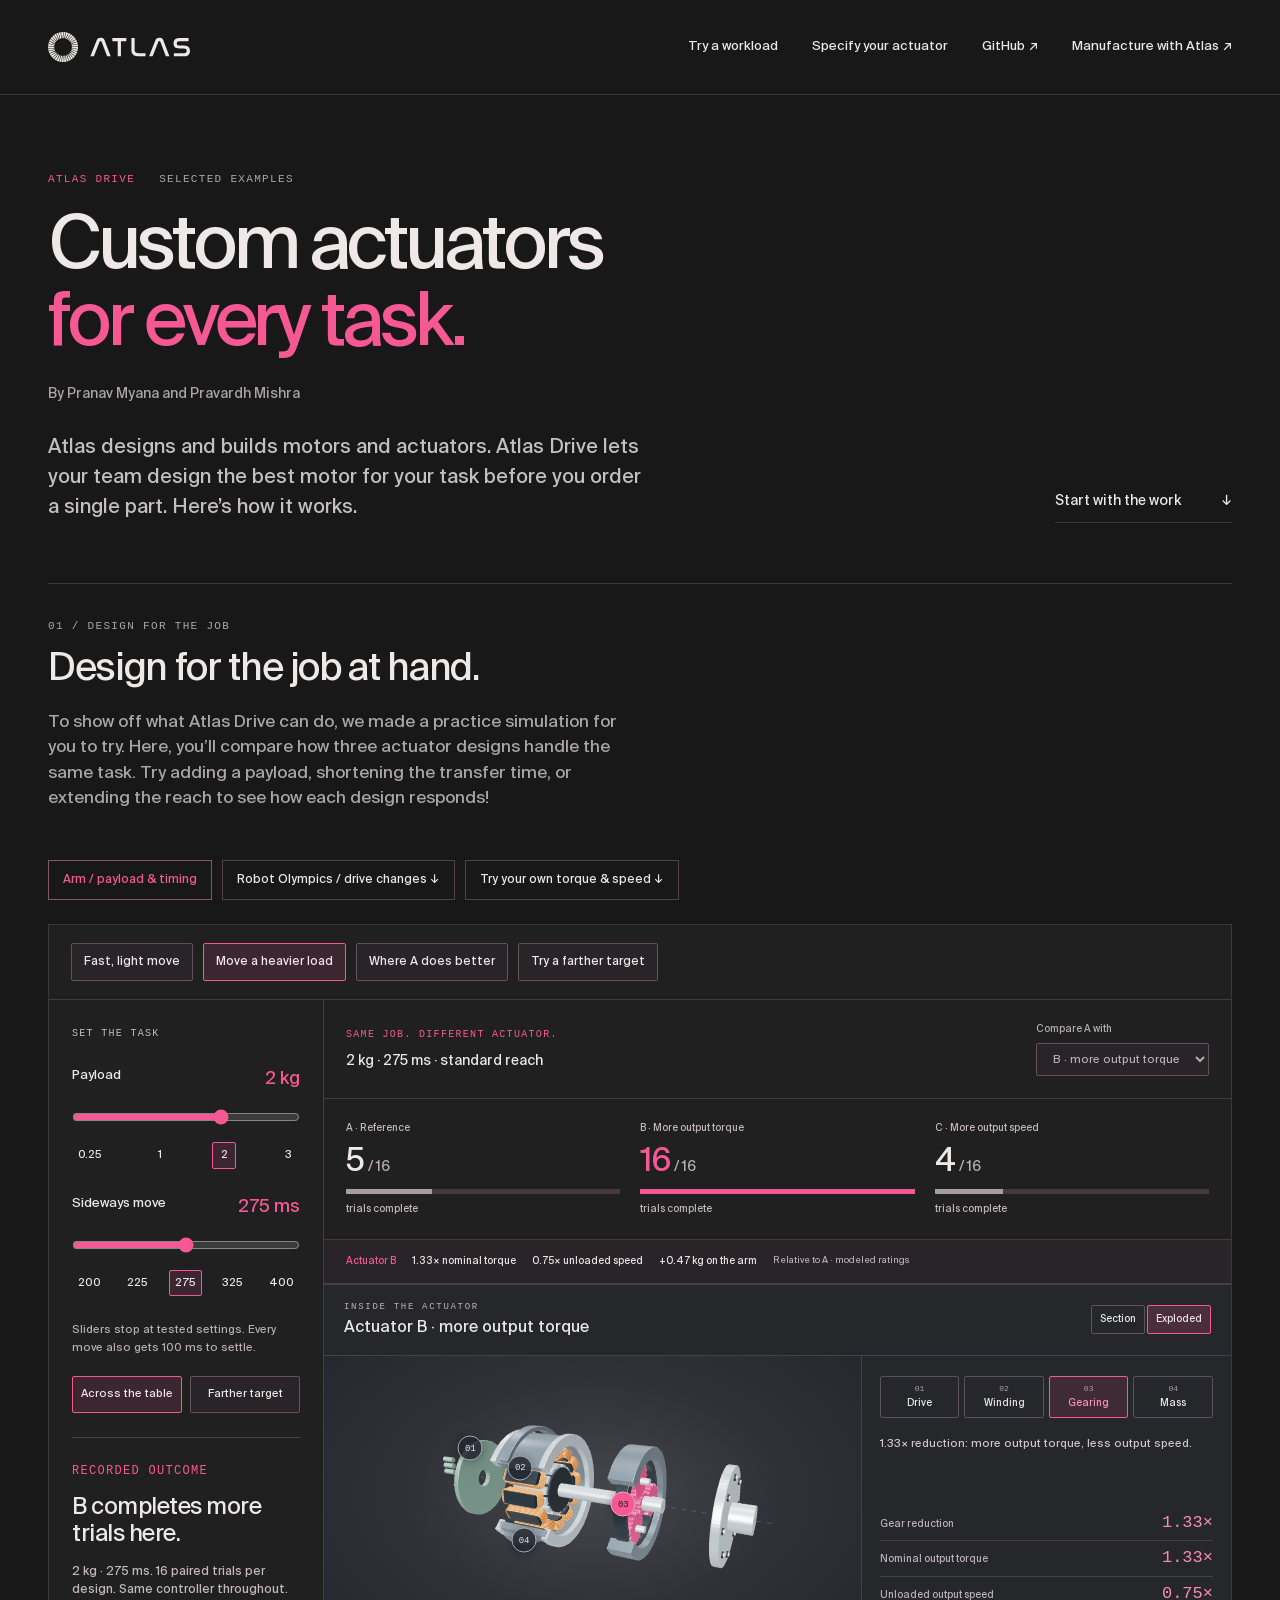
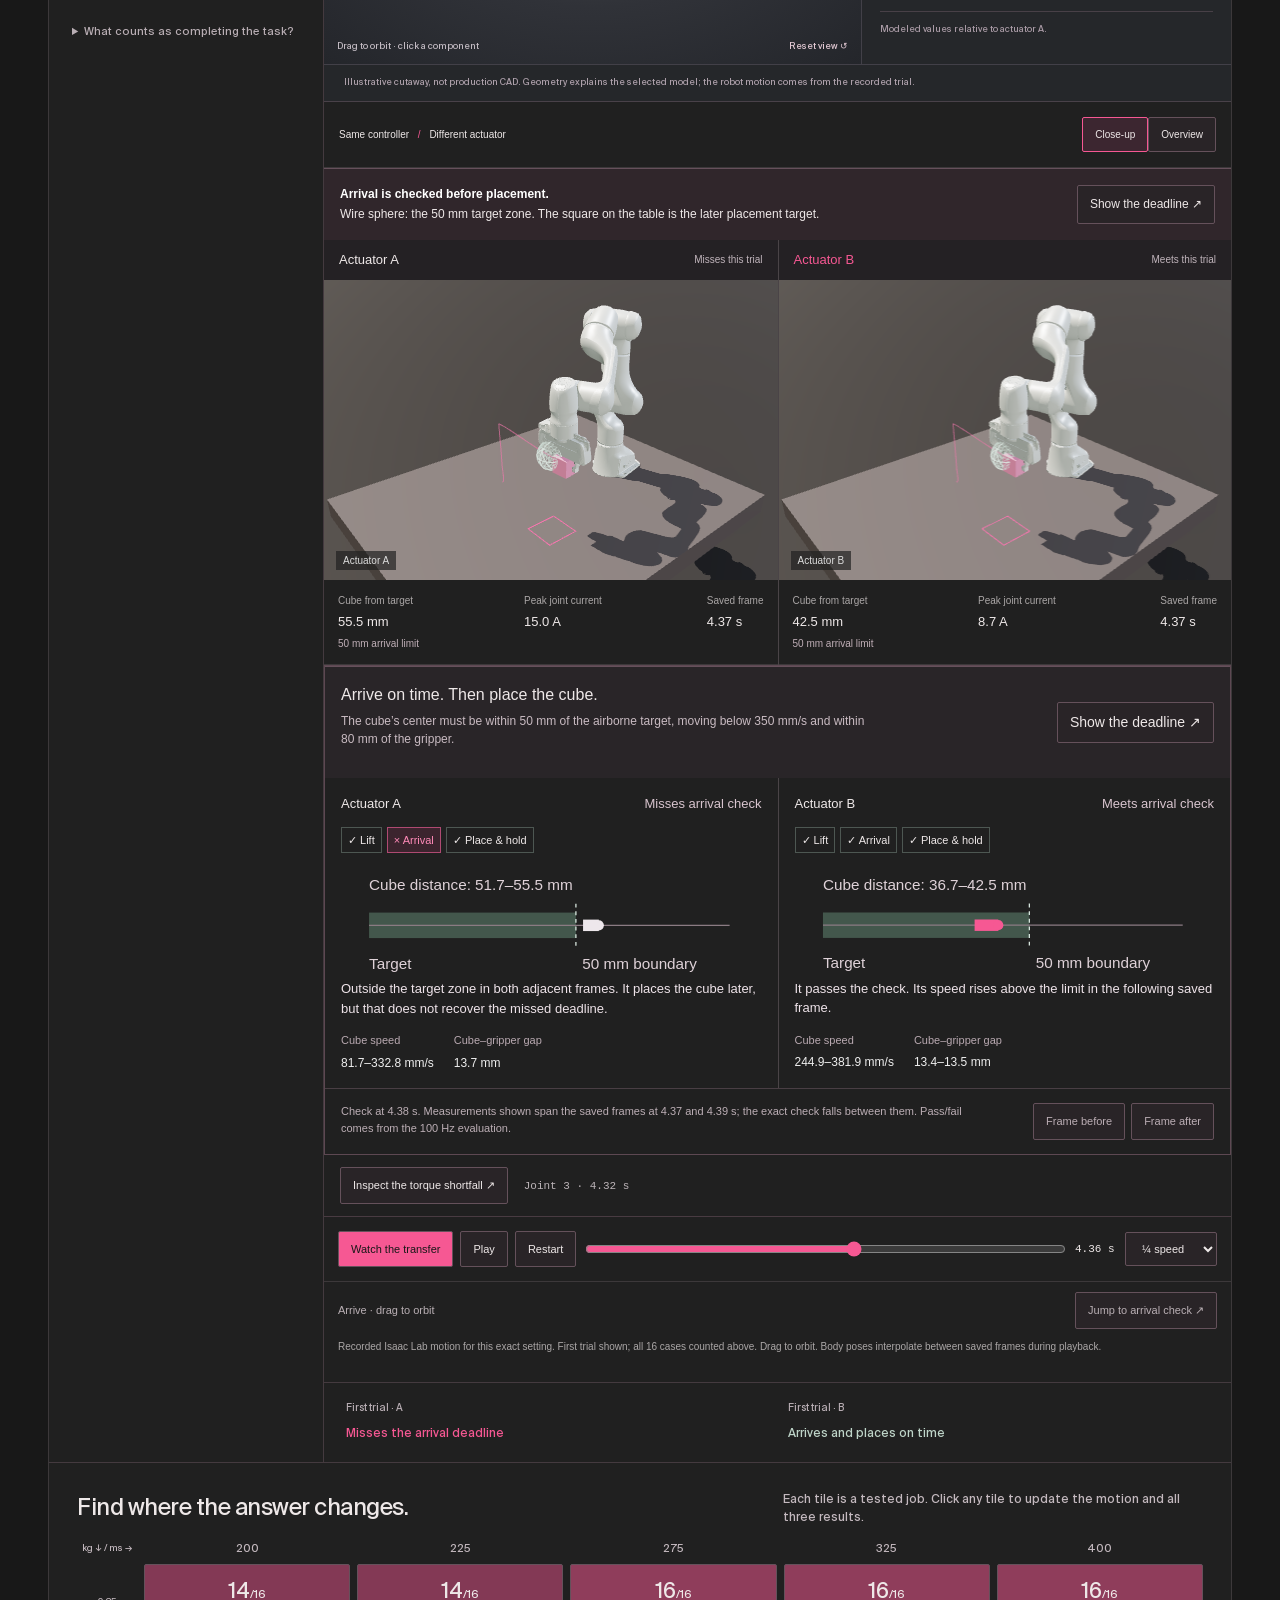
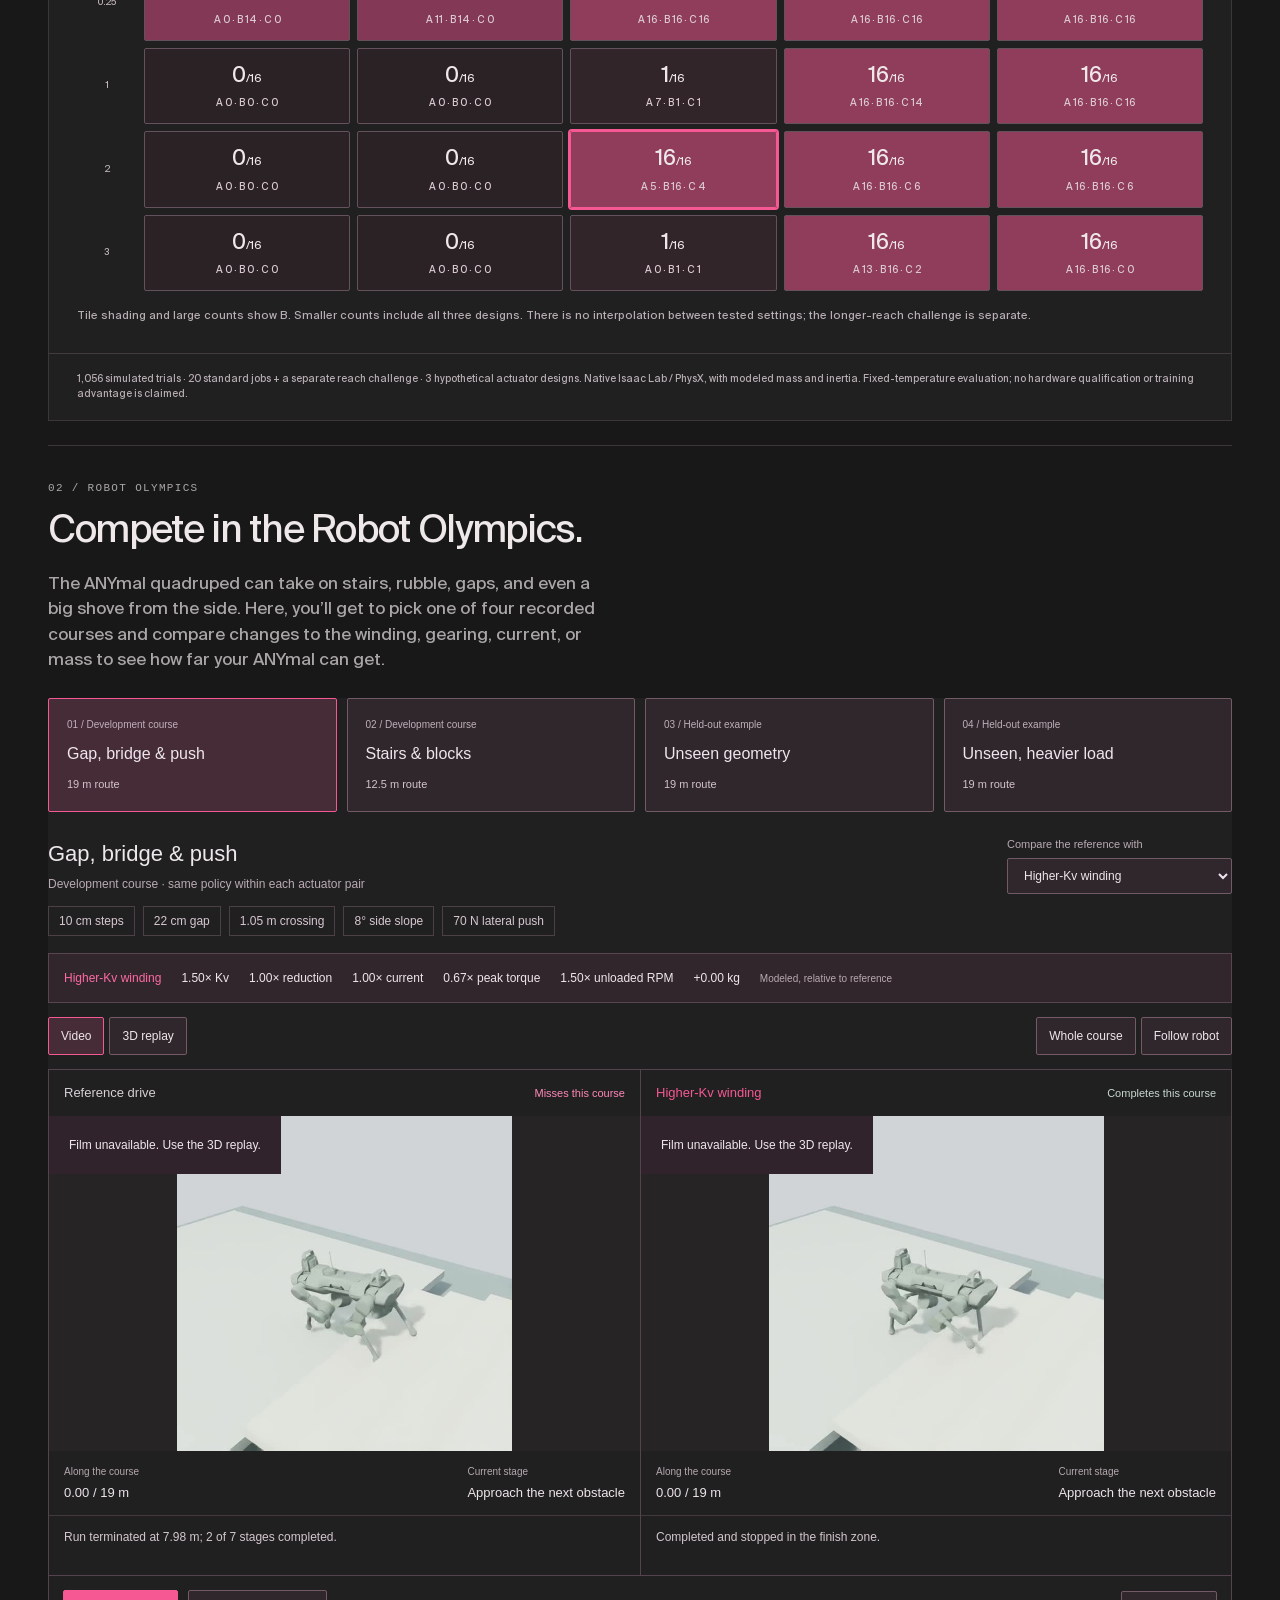
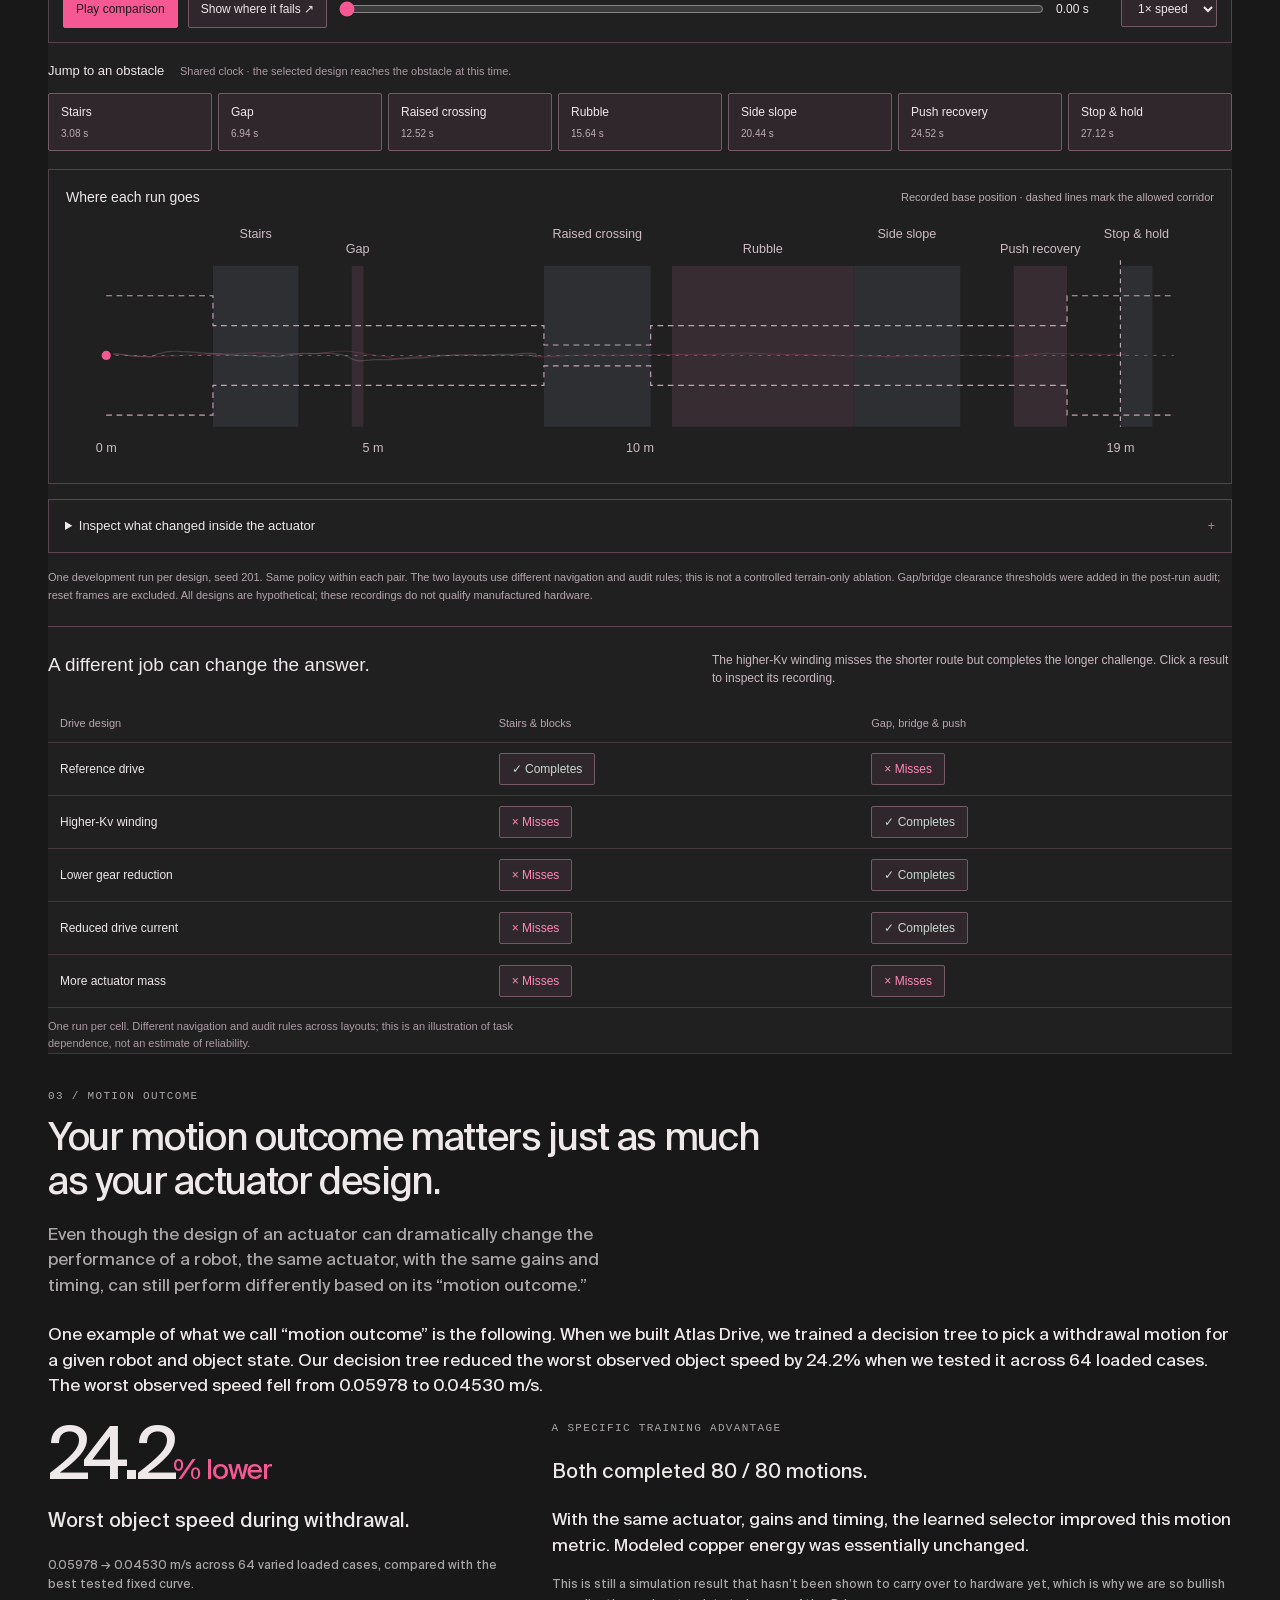
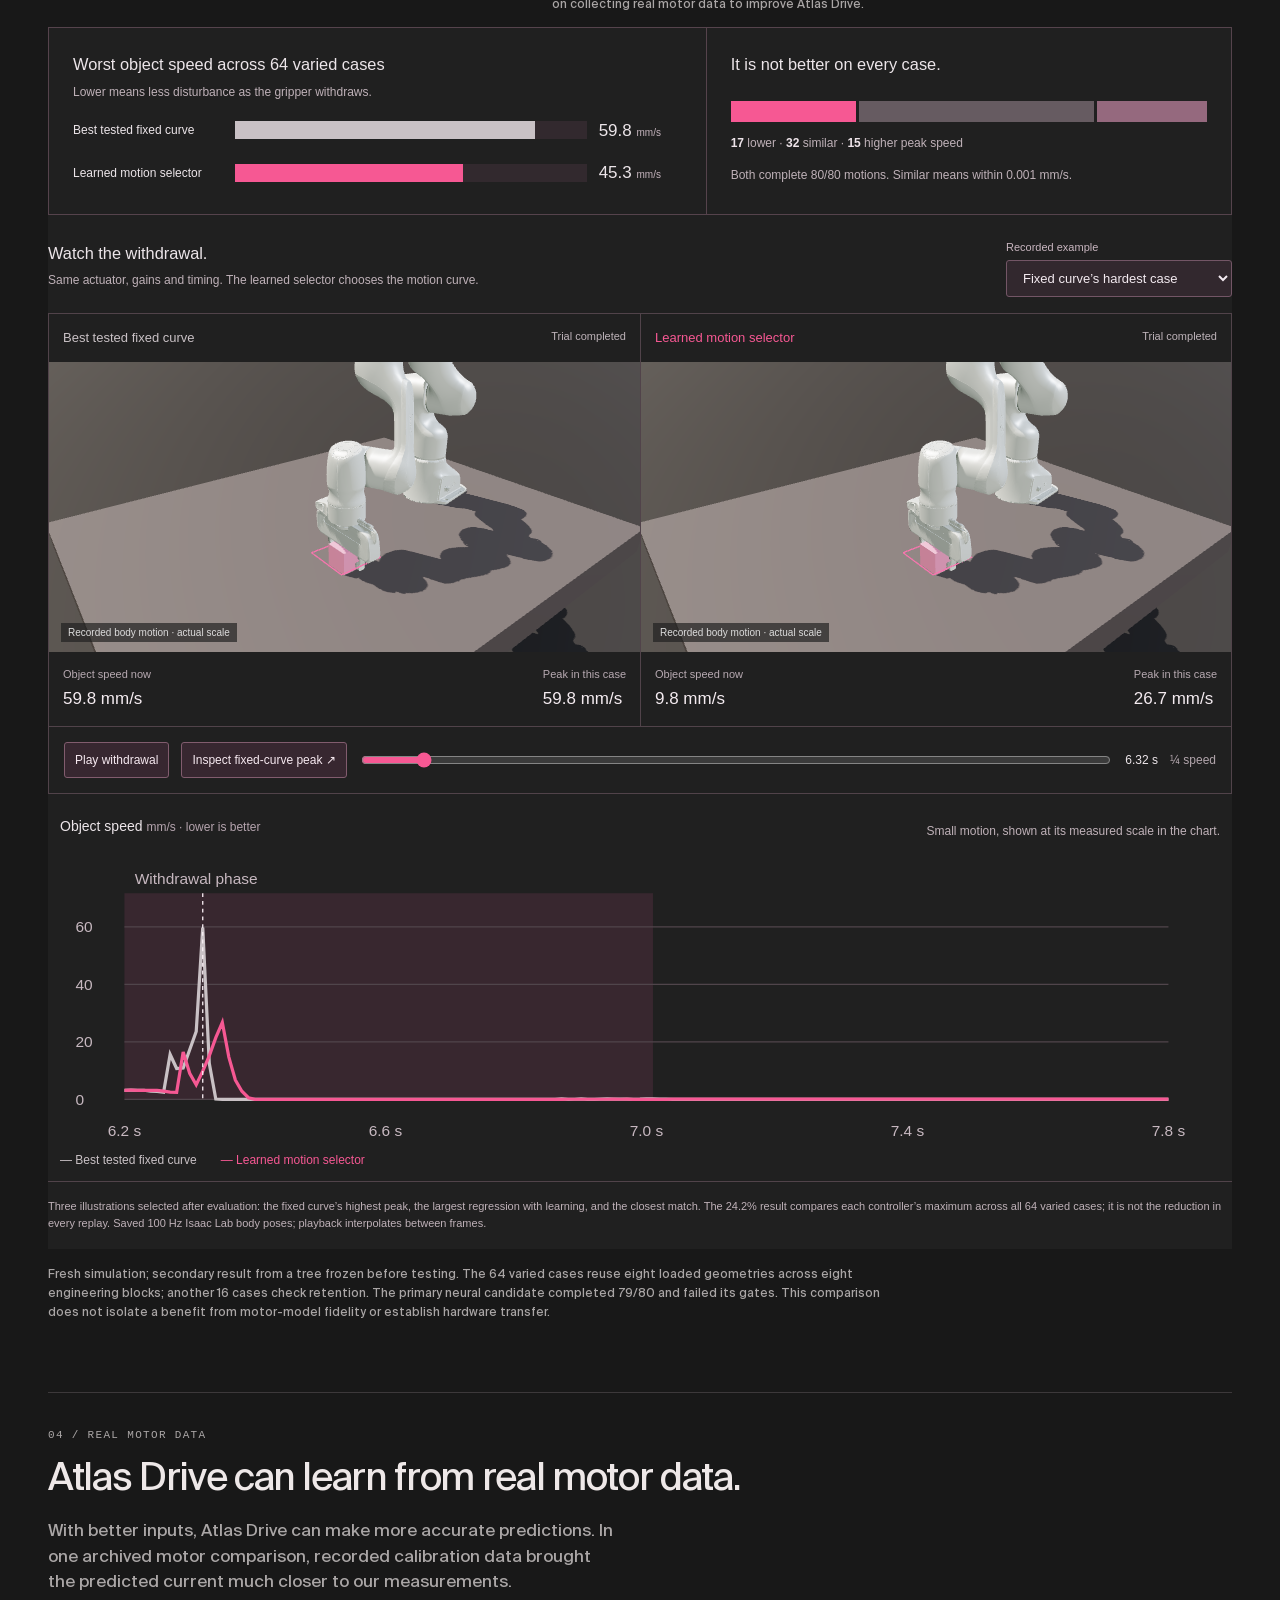
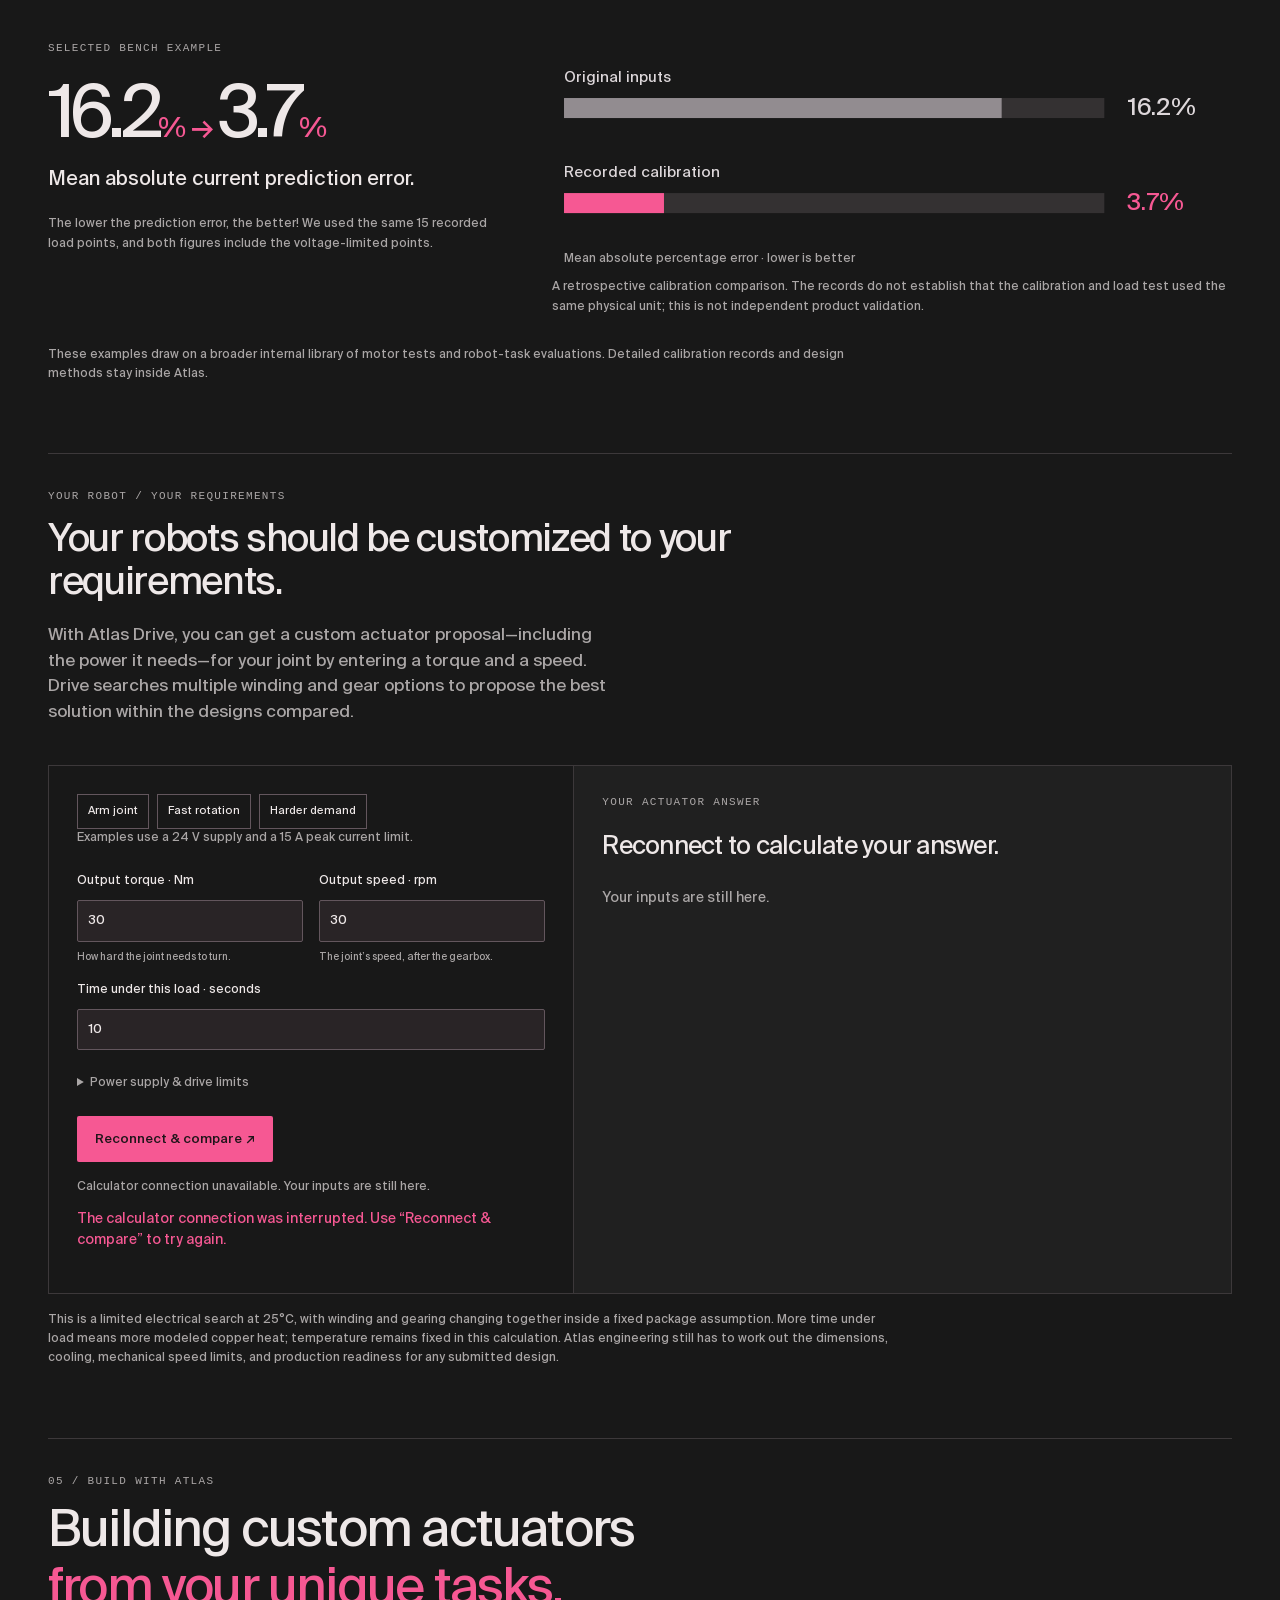
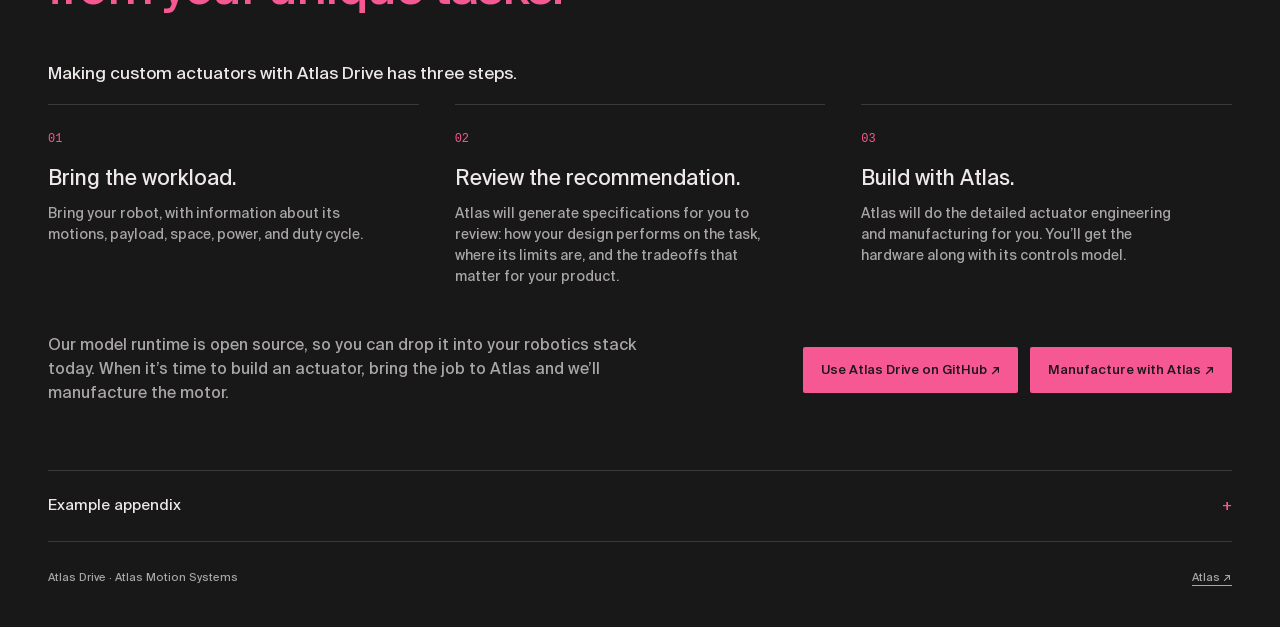
<file: index.html>
<!doctype html>
<html lang="en">
<head>
  <meta name="atlas-drive-api" content="https://theenergynerd--atlas-drive-customer-calculator-api.us-east.modal.run" />
  <meta charset="utf-8" />
  <meta name="viewport" content="width=device-width,initial-scale=1" />
  <meta name="author" content="Pranav Myana, Pravardh Mishra" />
  <title>Atlas Drive — Custom actuators for every task</title>
  <meta name="description" content="Atlas designs and builds motors and actuators. Atlas Drive lets your team design the best motor for your task before you order a single part." />
  <meta name="theme-color" content="#181818" />
  <link rel="icon" href="assets/research/brand/atlas.svg" />
  <link rel="stylesheet" href="assets/research/manufacturing.css" />

  <script type="module" src="assets/research/workload.mjs"></script>
  <script type="module" src="assets/research/bench.mjs"></script>
  <script type="module" src="assets/research/course.mjs"></script>

  <script type="module" src="assets/research/task.mjs"></script>
  <script type="module" src="assets/research/motion.mjs"></script>
</head>
<body>
  <a class="skip" href="#main">Skip to content</a>
  <header class="masthead">
    <a href="https://atlasmotion.com/" aria-label="Atlas Motion Systems"><img src="assets/research/brand/atlas.svg" alt="Atlas" width="142" height="30" /></a>
    <nav aria-label="Main navigation"><a href="#workload">Try a workload</a><a href="#your-workload">Specify your actuator</a><a href="https://github.com/pranavatlas/atlas-drive">GitHub ↗</a><a href="https://atlasmotion.com/contact">Manufacture with Atlas ↗</a></nav>
  </header>
  <main id="main">
    <section class="hero">
      <p class="eyebrow">Atlas Drive <span>Selected examples</span></p>
      <h1>Custom actuators<br /><span>for every task.</span></h1>
      <p class="byline">By Pranav Myana and Pravardh Mishra</p>
      <div class="hero-bottom"><p>Atlas designs and builds motors and actuators. Atlas Drive lets your team design the best motor for your task before you order a single part. Here’s how it works.</p><a class="text-link" href="#workload">Start with the work <span aria-hidden="true">↓</span></a></div>
    </section>

    <section id="workload" class="workload-section">
      <div class="section-heading"><p class="eyebrow">01 / Design for the job</p><h2>Design for the job at hand.</h2><p>To show off what Atlas Drive can do, we made a practice simulation for you to try. Here, you’ll compare how three actuator designs handle the same task. Try adding a payload, shortening the transfer time, or extending the reach to see how each design responds!</p></div>
      <nav class="demo-jumps" aria-label="Motor performance demonstrations"><a href="#workload" aria-current="location">Arm / payload &amp; timing</a><a href="#course-example">Robot Olympics / drive changes ↓</a><a href="#your-workload">Try your own torque &amp; speed ↓</a></nav>
      <div id="task-host" class="task-host"></div>
    </section>

    <section id="course-example" class="course-section">
      <div class="section-heading"><p class="eyebrow">02 / Robot Olympics</p><h2>Compete in the Robot Olympics.</h2><p>The ANYmal quadruped can take on stairs, rubble, gaps, and even a big shove from the side. Here, you’ll get to pick one of four recorded courses and compare changes to the winding, gearing, current, or mass to see how far your ANYmal can get.</p></div>
      <div id="olympics-host"></div>
    </section>

    <section id="learned-motion" class="bench-section">
      <div class="section-heading"><p class="eyebrow">03 / Motion outcome</p><h2>Your motion outcome matters just as much as your actuator design.</h2><p>Even though the design of an actuator can dramatically change the performance of a robot, the same actuator, with the same gains and timing, can still perform differently based on its “motion outcome.”</p></div>
      <p class="motion-intro">One example of what we call “motion outcome” is the following. When we built Atlas Drive, we trained a decision tree to pick a withdrawal motion for a given robot and object state. Our decision tree reduced the worst observed object speed by 24.2% when we tested it across 64 loaded cases. The worst observed speed fell from 0.05978 to 0.04530 m/s.</p>
      <div class="bench-grid"><div><p class="big-number">24.2<span>% lower</span></p><h3>Worst object speed during withdrawal.</h3><p class="small">0.05978 → 0.04530 m/s across 64 varied loaded cases, compared with the best tested fixed curve.</p></div><div><p class="eyebrow">A specific training advantage</p><h3>Both completed 80 / 80 motions.</h3><p>With the same actuator, gains and timing, the learned selector improved this motion metric. Modeled copper energy was essentially unchanged.</p><p class="small">This is still a simulation result that hasn’t been shown to carry over to hardware yet, which is why we are so bullish on collecting real motor data to improve Atlas Drive.</p></div></div>
      <div id="learned-motion-host"></div>
      <p class="caption">Fresh simulation; secondary result from a tree frozen before testing. The 64 varied cases reuse eight loaded geometries across eight engineering blocks; another 16 cases check retention. The primary neural candidate completed 79/80 and failed its gates. This comparison does not isolate a benefit from motor-model fidelity or establish hardware transfer.</p>
    </section>

    <section id="hardware-evidence" class="bench-section">
      <div class="section-heading"><p class="eyebrow">04 / Real motor data</p><h2>Atlas Drive can learn from real motor data.</h2><p>With better inputs, Atlas Drive can make more accurate predictions. In one archived motor comparison, recorded calibration data brought the predicted current much closer to our measurements.</p></div>
      <div class="bench-grid"><div><p class="eyebrow">Selected bench example</p><p class="big-number">16.2<span>% → </span>3.7<span>%</span></p><h3>Mean absolute current prediction error.</h3><p class="small">The lower the prediction error, the better! We used the same 15 recorded load points, and both figures include the voltage-limited points.</p></div><div><svg id="bench-chart" viewBox="0 0 680 230" role="img" aria-label="Mean absolute current prediction error: original inputs 16.2 percent; recorded calibration 3.7 percent"></svg><p class="small" id="bench-note">A retrospective calibration comparison. The records do not establish that the calibration and load test used the same physical unit; this is not independent product validation.</p></div></div>
      <p class="caption">These examples draw on a broader internal library of motor tests and robot-task evaluations. Detailed calibration records and design methods stay inside Atlas.</p>
    </section>

    <section id="your-workload" class="intake-section">
      <div class="section-heading"><p class="eyebrow">Your robot / Your requirements</p><h2>Your robots should be customized to your requirements.</h2><p>With Atlas Drive, you can get a custom actuator proposal—including the power it needs—for your joint by entering a torque and a speed. Drive searches multiple winding and gear options to propose the best solution within the designs compared.</p></div>
      <div class="intake-grid">
        <form id="drive-form">
          <div class="drive-presets" role="group" aria-label="Example requirements"><button type="button" data-drive-preset="arm">Arm joint</button><button type="button" data-drive-preset="fast">Fast rotation</button><button type="button" data-drive-preset="heavy">Harder demand</button></div>
          <p class="small">Examples use a 24 V supply and a 15 A peak current limit.</p>
          <div class="drive-fields">
            <div><label for="drive-torque">Output torque · Nm</label><input id="drive-torque" type="number" min="0.1" max="500" value="30" step="any" required /><p class="small">How hard the joint needs to turn.</p></div>
            <div><label for="drive-speed">Output speed · rpm</label><input id="drive-speed" type="number" min="0" max="500" value="30" step="any" required /><p class="small">The joint’s speed, after the gearbox.</p></div>
            <div><label for="drive-duration">Time under this load · seconds</label><input id="drive-duration" type="number" min="0.1" max="120" value="10" step="any" required /></div>
          </div>
          <details class="drive-supply"><summary>Power supply &amp; drive limits</summary><div class="drive-fields"><div><label for="drive-voltage">Supply · V</label><input id="drive-voltage" type="number" min="6" max="96" value="24" step="any" required /></div><div><label for="drive-current">Peak phase current · A</label><input id="drive-current" type="number" min="1" max="40" value="15" step="any" required /></div></div></details>
          <div class="drive-actions"><button class="primary" id="drive-run" disabled>Compare actuator designs ↗</button></div>
          <p class="small" id="drive-service" role="status">Connecting to the calculator…</p><p id="drive-error" class="load-error" role="alert" hidden></p>
        </form>
        <div class="drive-result" id="drive-result" aria-live="polite"><p class="eyebrow">Your actuator answer</p><h3 id="drive-result-title">Define the job. Get a design proposal.</h3><p id="drive-result-copy">An electrical design proposal at your torque and speed.</p>
          <div id="drive-results-content" hidden>
            <p id="drive-power" class="small"></p>
            <div id="drive-power-proposal" class="drive-power-proposal" hidden><p class="eyebrow">Same job / proposed power</p><h4 id="drive-proposal-spec"></h4><p id="drive-proposal-note" class="small"></p><button type="button" class="primary" id="drive-apply-power">Use this power specification ↗</button></div>
            <div id="drive-adjustments"></div><p id="drive-adjustments-note" class="small" hidden>Or change the job to keep your current supply. These are individually evaluated points, not guaranteed continuous limits.</p>
            <label for="drive-candidate" id="drive-compare-label">Compare designs</label><select id="drive-candidate"></select>
            <p class="small"><a href="#drive-hardware-host">Inspect the actuator cutaways ↓</a></p>
            <div class="drive-answer-metrics"><div><span>Modeled output</span><strong id="drive-delivered"></strong></div><div><span>Phase current</span><strong id="drive-current-result"></strong></div><div><span>Copper heat this run</span><strong id="drive-heat"></strong></div></div>
            <svg id="drive-chart" viewBox="0 0 620 250" role="img" aria-label="Requested and modeled output torque across joint speeds"></svg><p class="drive-legend"><span>┄ Your torque request</span><span>— Modeled output</span></p><p class="small" id="drive-candidate-note"></p><button type="button" id="drive-brief-open" class="primary">View this answer ↗</button>
          </div>
        </div>
      </div>
      <div id="drive-hardware-host" class="drive-hardware-host" hidden></div>
      <p class="caption">This is a limited electrical search at 25°C, with winding and gearing changing together inside a fixed package assumption. More time under load means more modeled copper heat; temperature remains fixed in this calculation. Atlas engineering still has to work out the dimensions, cooling, mechanical speed limits, and production readiness for any submitted design.</p>
    </section>

    <section id="delivery" class="delivery-section">
      <div class="section-heading"><p class="eyebrow">05 / Build with Atlas</p><h2>Building custom actuators<br /><span>from your unique tasks.</span></h2></div>
      <p>Making custom actuators with Atlas Drive has three steps.</p>
      <ol class="delivery-steps"><li><span class="step-no">01</span><h3>Bring the workload.</h3><p>Bring your robot, with information about its motions, payload, space, power, and duty cycle.</p></li><li><span class="step-no">02</span><h3>Review the recommendation.</h3><p>Atlas will generate specifications for you to review: how your design performs on the task, where its limits are, and the tradeoffs that matter for your product.</p></li><li><span class="step-no">03</span><h3>Build with Atlas.</h3><p>Atlas will do the detailed actuator engineering and manufacturing for you. You’ll get the hardware along with its controls model.</p></li></ol>
      <div class="delivery-close"><p>Our model runtime is open source, so you can drop it into your robotics stack today. When it’s time to build an actuator, bring the job to Atlas and we’ll manufacture the motor.</p><div class="delivery-links"><a class="primary" href="https://github.com/pranavatlas/atlas-drive">Use Atlas Drive on GitHub ↗</a><a class="primary" href="https://atlasmotion.com/contact">Manufacture with Atlas ↗</a></div></div>
    </section>

    <section id="methods" class="methods">
      <details><summary>Example appendix <span aria-hidden="true">+</span></summary><div class="notes-grid">
        <div><h3>What the arm result shows.</h3><p>In our recorded arm trials, three hypothetical actuator designs ran the same controller. Payload, timing, and reach determine which designs can finish the task, although some jobs are out of reach for all of them. These are simulated retrofits rather than qualified hardware.</p></div>
        <div><h3>Where training and bench evidence fit.</h3><p>In our simulations, the trained selector shows a specific benefit over fixed motion curves. Our separate bench comparison shows an improvement from measured calibration. Neither proves a training advantage unique to our motor model or validates an arm retrofit on real hardware. We keep the full records internal, including failed gates.</p></div>
      </div></details>
    </section>
  </main>
  <footer><span>Atlas Drive · Atlas Motion Systems</span><div><a href="https://atlasmotion.com/">Atlas ↗</a></div></footer>

  <dialog id="drive-brief"><form method="dialog"><button class="close" aria-label="Close engineering brief">×</button></form><p class="eyebrow">Atlas Drive / Engineering brief</p><h2>Your workload</h2><div id="drive-brief-content"></div><div class="brief-actions"><button id="drive-print" class="primary">Print / save PDF</button></div></dialog>
</body>
</html>
</file>
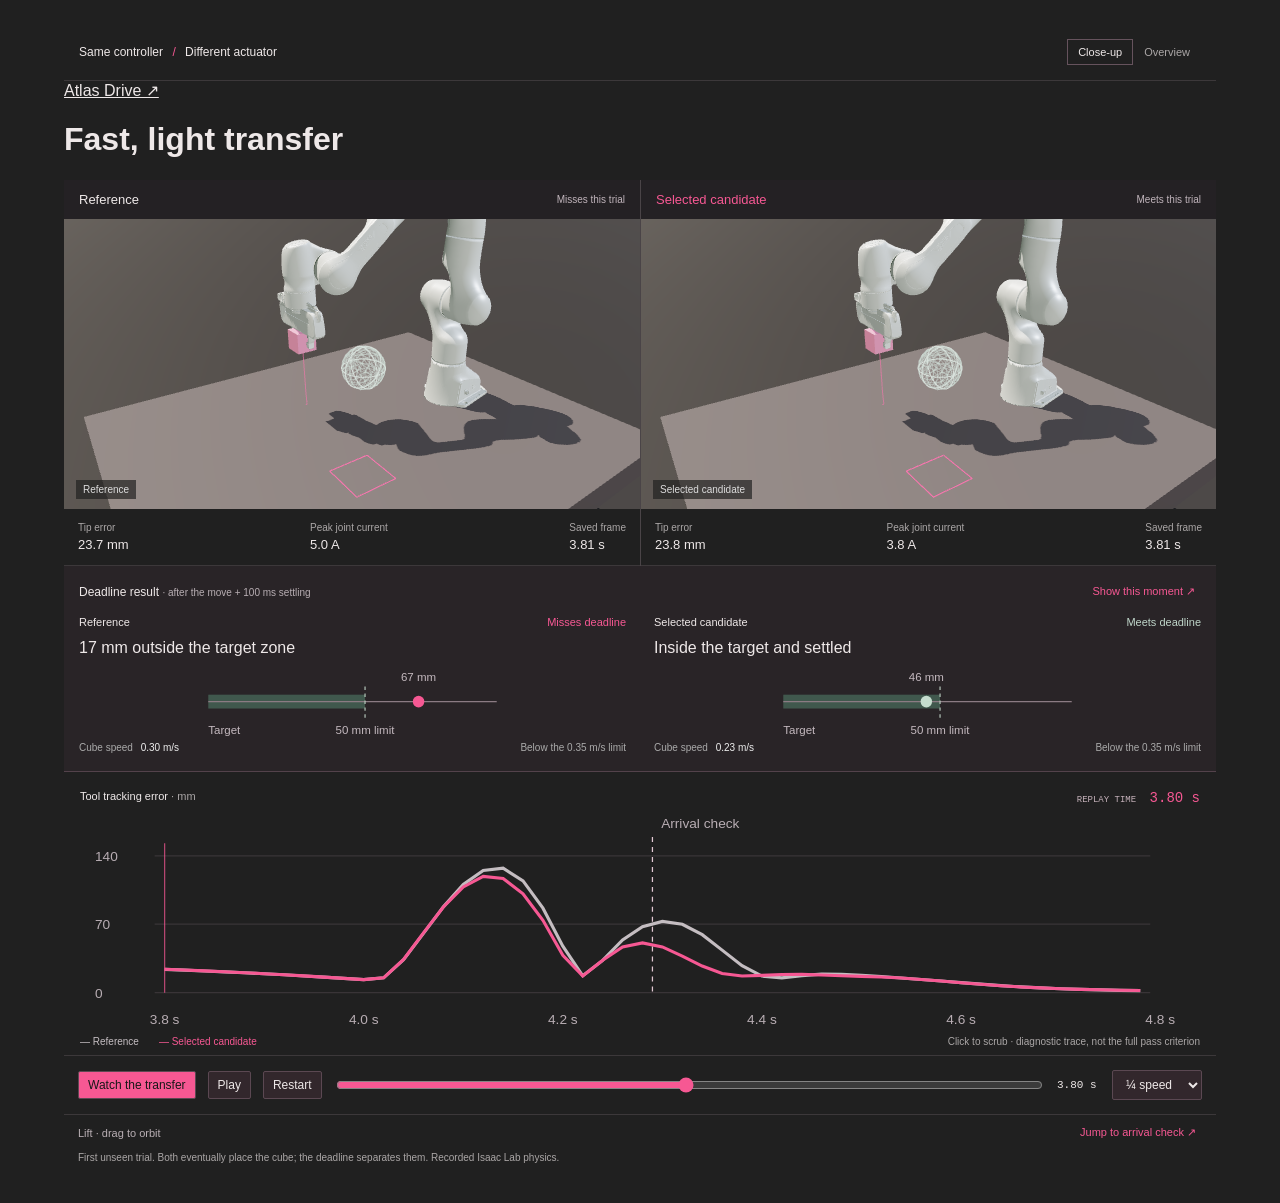
<file: replay/index.html>
<!doctype html><html lang="en" class="article-document"><head><meta charset="UTF-8"><meta name="viewport" content="width=device-width,initial-scale=1"><title>Atlas Drive — Selected arm comparison</title>  <script type="module" crossorigin src="./assets/customer-yKjq1bhT.js"></script>
  <link rel="stylesheet" crossorigin href="./assets/customer-CbANLp68.css">
</head><body><div id="root"></div></body></html>
</file>
<file: assets/research/manufacturing.css>
@font-face{font-family:Suisse;src:url('brand/SuisseIntl-Book.woff') format('woff');font-weight:300 400;font-display:swap}
@font-face{font-family:Suisse;src:url('brand/SuisseIntl-Medium.woff') format('woff');font-weight:500 700;font-display:swap}
:root{color-scheme:dark;--paper:#181818;--panel:#202020;--ink:#eee8e8;--muted:#aaa6a6;--line:#3c383a;--pink:#f65893;--mono:ui-monospace,SFMono-Regular,Consolas,monospace}
*{box-sizing:border-box}html{scroll-behavior:smooth;scroll-padding-top:30px}body{margin:0;background:var(--paper);color:var(--ink);font:17px/1.5 Suisse,Arial,sans-serif;-webkit-font-smoothing:antialiased}a{color:inherit;text-underline-offset:4px}button,input,select{font:inherit}button,select,summary{cursor:pointer}button:disabled,select:disabled{cursor:wait;opacity:.6}a:focus-visible,button:focus-visible,select:focus-visible,summary:focus-visible{outline:3px solid var(--pink);outline-offset:4px}[hidden]{display:none!important}::selection{background:#74344c}.skip{position:fixed;top:-100px;padding:15px;background:var(--paper);z-index:10}.skip:focus{top:0}.masthead,main,footer{max-width:1320px;margin:auto;padding-inline:48px}.masthead{display:flex;align-items:center;justify-content:space-between;padding-block:32px;border-bottom:1px solid var(--line)}.masthead nav{display:flex;gap:34px;font-size:13px}.masthead a{text-decoration:none}.masthead img{display:block}.hero{padding:76px 0 60px}.eyebrow{text-transform:uppercase;letter-spacing:.12em;font:11px/1.5 var(--mono);color:var(--muted);margin:0 0 22px}.hero .eyebrow{color:var(--pink);display:flex;gap:24px}.hero .eyebrow span{color:var(--muted)}h1,h2,h3,p{margin-top:0}h1{font-size:clamp(48px,5.8vw,80px);line-height:1.04;letter-spacing:-.055em;font-weight:400;margin-bottom:36px}h1 span,.delivery-section h2 span{color:var(--pink)}.hero-bottom{display:flex;justify-content:space-between;align-items:end;gap:36px}.hero-bottom p{max-width:600px;font-size:20px;color:#c5c0c0;margin-bottom:0}.text-link{display:flex;gap:40px;white-space:nowrap;text-decoration:none;font-size:14px;border-bottom:1px solid var(--line);padding-block:10px}.section-heading{padding-block:34px 24px;max-width:720px}.section-heading .eyebrow{margin-bottom:14px}.section-heading h2{font-size:clamp(30px,3vw,42px);font-weight:400;letter-spacing:-.035em;line-height:1.13;margin-bottom:18px}.section-heading>p:last-child{color:var(--muted);max-width:570px;margin-bottom:0}.workload-section{border-top:1px solid var(--line)}.workbench{border:1px solid var(--line);display:grid;grid-template-columns:310px minmax(0,1fr);background:var(--panel);margin-top:12px}.job-panel{padding:28px;border-right:1px solid var(--line)}.job-panel label{display:block;font-size:13px;margin:18px 0 9px}.job-panel select{width:100%;font-size:13px;padding:12px 9px;border:1px solid #63565d;border-radius:2px;background:#292426;color:var(--ink)}.job-spec{margin:24px 0;font-size:12px}.job-spec>div{display:flex;justify-content:space-between;gap:8px;padding:10px 0;border-bottom:1px solid var(--line)}dt{color:var(--muted)}dd{margin:0;text-align:right}.small,.caption,.viewer-note{font-size:12px;line-height:1.6;color:var(--muted)}.job-panel>.small{margin-top:12px}.recommendation{border-top:1px solid var(--line);margin-top:24px;padding-top:20px}.recommendation .eyebrow{color:var(--pink);margin-bottom:12px}.recommendation h3{font-size:23px;font-weight:400;letter-spacing:-.02em;line-height:1.15;margin-bottom:12px}.recommendation>p:last-child{font-size:13px;color:var(--muted)}.primary{display:inline-flex;align-items:center;justify-content:space-between;gap:24px;background:var(--pink);color:#20151a;border:0;border-radius:2px;padding:13px 18px;font-size:13px;font-weight:500;text-decoration:none}.job-panel .primary{width:100%;margin-top:10px}.evidence-panel{min-width:0;display:flex;flex-direction:column}.viewer-heading{display:flex;align-items:center;justify-content:space-between;padding:15px 20px;border-bottom:1px solid var(--line);gap:16px;font-size:12px}.viewer-heading [role=group]{display:flex;gap:6px}.viewer-heading button{padding:7px 10px;background:transparent;border:1px solid transparent;color:var(--muted);font-size:12px;border-radius:2px}.viewer-heading button[aria-pressed=true]{color:var(--ink);border-color:#73656c;background:#33262c}#arm-video{width:100%;display:block;aspect-ratio:16/9;background:#151515}#replay-panel iframe{display:block;width:100%;height:470px;border:0;background:#181818}.viewer-note{padding:12px 20px;margin-bottom:0;border-bottom:1px solid var(--line)}.outcomes{padding:22px 24px 18px;margin-top:auto}.outcome-head{display:flex;justify-content:space-between;align-items:start;gap:12px}.outcome-head h3{font-size:14px;font-weight:400;max-width:340px;margin-bottom:20px}.outcome-head>span{font:10px/1.4 var(--mono);color:var(--muted);white-space:nowrap}.result-row{display:grid;grid-template-columns:125px minmax(0,1fr) 60px;align-items:center;gap:14px;font-size:12px;margin-bottom:17px}.result-row strong{font:14px var(--mono);text-align:right}.bar-track{background:#343132;height:13px}.bar-track i{display:block;background:#928c90;height:100%;transition:width .3s ease}.selected .bar-track i{background:var(--pink)}.selected>span,.selected strong{color:var(--pink)}.outcomes>.small{margin-bottom:0}.caption{max-width:850px;margin:17px 0 50px}.load-error{color:var(--pink);font-size:14px}.evidence-section{border-top:1px solid var(--line);padding-bottom:64px}.evidence-grid{display:grid;grid-template-columns:1fr 1fr;gap:64px;padding:28px 0}.evidence-grid>div+div{border-left:1px solid var(--line);padding-left:64px}.evidence-grid .eyebrow{margin-bottom:12px}.big-number{font-size:72px;letter-spacing:-.065em;line-height:1.1;margin-bottom:20px}.big-number span{font-size:28px;color:var(--pink);letter-spacing:-.04em}.evidence-grid h3{font-size:22px;font-weight:400;letter-spacing:-.02em}.evidence-grid .small{max-width:410px;margin-top:24px}.loss-bars>div{display:grid;grid-template-columns:70px 1fr 55px;gap:14px;font-size:12px;align-items:center;min-height:33px}.loss-bars i{height:7px;background:#93888d}.loss-bars>div:last-child i{background:var(--pink)}.loss-bars b{font:12px var(--mono);text-align:right}.handoff-line{display:flex;align-items:center;gap:12px;min-height:66px;font-size:12px}.handoff-line span:nth-child(even){color:var(--pink)}.delivery-section{border-top:1px solid var(--line);padding-bottom:64px}.delivery-section h2{font-size:clamp(36px,4vw,54px)}.delivery-steps{list-style:none;padding:0;margin:12px 0 32px;display:grid;grid-template-columns:repeat(3,1fr);gap:36px}.delivery-steps li{border-top:1px solid var(--line);padding-top:20px}.step-no{font:12px var(--mono);color:var(--pink)}.delivery-steps h3{font-size:21px;font-weight:400;line-height:1.2;margin:16px 0 12px}.delivery-steps p{color:var(--muted);font-size:14px;max-width:320px}.delivery-close{display:flex;align-items:center;justify-content:space-between;gap:40px}.delivery-close p{max-width:630px;color:var(--muted);font-size:16px;margin:0}.delivery-close .primary{white-space:nowrap}.methods{border-top:1px solid var(--line);border-bottom:1px solid var(--line);padding:24px 0}.methods summary{display:flex;justify-content:space-between;list-style:none;font-size:15px}.methods summary span{color:var(--pink)}.notes-grid{display:grid;grid-template-columns:1fr 1fr;gap:22px 60px;padding:30px 0 10px}.notes-grid h3{font-size:15px;font-weight:500;margin-bottom:12px}.notes-grid p{color:var(--muted);font-size:13px;max-width:510px}.research-links{display:flex;flex-wrap:wrap;gap:15px 30px;font-size:12px;padding-bottom:12px}footer{display:flex;justify-content:space-between;gap:24px;padding-block:28px 40px;color:var(--muted);font-size:11px}footer>div{display:flex;gap:24px}dialog{color:var(--ink);background:var(--panel);border:1px solid #6a5360;width:min(660px,calc(100vw - 36px));max-height:90vh;padding:36px}dialog::backdrop{background:#000b}dialog .close{float:right;background:transparent;border:0;color:var(--ink);font-size:28px;line-height:1}dialog h2{font-size:32px;line-height:1.1;font-weight:400;letter-spacing:-.04em}dialog .job-spec{font-size:14px}dialog .brief-status{color:var(--pink);font-size:22px}dialog p{font-size:14px}.brief-actions{display:flex;gap:24px;align-items:center;margin-top:25px;font-size:12px}
@media(min-width:1500px){.hero{padding-top:90px}}@media(max-width:1000px){.masthead,main,footer{padding-inline:26px}.workbench{grid-template-columns:280px minmax(0,1fr)}.job-panel{padding:22px}.hero-bottom p{max-width:550px}.evidence-grid{gap:32px}.evidence-grid>div+div{padding-left:32px}.outcome-head{display:block}.outcome-head>span{display:block;margin-bottom:16px}.outcome-head h3{margin-bottom:6px}.result-row{grid-template-columns:110px 1fr 53px;gap:8px}.delivery-close{align-items:start;flex-direction:column;gap:20px}}
@media(max-width:760px){.masthead,main,footer{padding-inline:20px}.masthead{padding-block:24px}.masthead img{width:110px;height:auto}.masthead nav{gap:15px;font-size:11px}.masthead nav a:last-child{display:none}.hero{padding:45px 0 44px}.hero .eyebrow{gap:12px;font-size:9px}.hero-bottom{display:block}.hero-bottom p{font-size:18px}.hero-bottom .text-link{display:inline-flex;margin-top:24px}.workbench{display:flex;flex-direction:column}.job-panel{border-right:0;border-bottom:1px solid var(--line)}.job-panel .eyebrow{margin-bottom:14px}.job-spec{margin:12px 0}.recommendation{margin-top:20px}.evidence-panel{width:100%}.viewer-heading{padding-inline:14px}.viewer-note{padding-inline:16px}.outcomes{padding:20px 16px}.outcome-head>span{margin-bottom:16px}.result-row{grid-template-columns:112px 1fr 53px}.evidence-grid{grid-template-columns:1fr;gap:32px}.evidence-grid>div+div{border-left:0;border-top:1px solid var(--line);padding:28px 0 0}.evidence-section{padding-bottom:26px}.big-number{font-size:64px}.delivery-steps{grid-template-columns:1fr;gap:10px}.delivery-steps li{display:grid;grid-template-columns:35px 1fr;column-gap:12px}.delivery-steps h3{margin:0 0 10px}.delivery-steps p{grid-column:2;max-width:none}.step-no{padding-top:6px}.notes-grid{grid-template-columns:1fr;gap:12px}.delivery-section{padding-bottom:38px}footer{flex-direction:column;gap:10px}.caption{margin-bottom:32px}.brief-actions{flex-wrap:wrap}.job-panel select{font-size:14px}dialog{padding:26px}#replay-panel iframe{height:670px}}
@media(prefers-reduced-motion:reduce){html{scroll-behavior:auto}.bar-track i{transition:none}}
@media print{body>*:not(dialog){display:none!important}dialog[open]{position:static;display:block;width:100%;max-height:none;border:0;background:white;color:black;padding:0}dialog form,.brief-actions{display:none!important}dialog .eyebrow,dialog .brief-status,dialog .small,dialog dt{color:#333}dialog::backdrop{background:white}}
.result-row strong{white-space:nowrap}@media(max-width:1000px){.result-row{grid-template-columns:110px minmax(0,1fr) 60px}}
.intake-section{border-top:1px solid var(--line);padding-bottom:20px}.intake-grid{display:grid;grid-template-columns:minmax(0,1fr) minmax(0,1.25fr);border:1px solid var(--line);margin-top:16px}.intake-grid form,.drive-result{padding:28px;min-width:0}.intake-grid form{border-right:1px solid var(--line)}.intake-grid label{display:block;font-size:12px;margin-bottom:10px}.intake-grid input,.intake-grid select{background:#292426;color:var(--ink);border:1px solid #63565d;padding:10px;font-size:13px;width:100%;min-width:0;border-radius:2px}.intake-grid input:focus-visible{outline:3px solid var(--pink);outline-offset:3px}.intake-grid input[type=file]{padding:14px;font-size:12px}.intake-grid input::file-selector-button{background:#45363e;color:var(--ink);border:0;padding:8px;margin-right:12px;cursor:pointer}.intake-grid code{overflow-wrap:anywhere}.drive-fields{display:grid;grid-template-columns:1fr 1fr;gap:16px;margin:24px 0}.drive-fields>div:last-child{grid-column:1/-1}.drive-actions{display:flex;gap:12px;align-items:center;margin-bottom:16px}.drive-actions>button:last-child{font-size:12px;color:var(--ink);background:none;border:0;text-decoration:underline}.drive-result{background:var(--panel)}.drive-result h3{font-weight:400;font-size:25px;line-height:1.2;letter-spacing:-.03em}.drive-result>p:not(.eyebrow){font-size:14px;color:var(--muted)}#drive-chart{width:100%;height:auto;display:block;margin-top:20px}.drive-legend{display:flex;gap:20px;font-size:11px;color:#bbb5b9}.drive-legend span:last-child{color:var(--pink)}#drive-brief .job-spec dd{max-width:65%;overflow-wrap:anywhere}@media(max-width:760px){.intake-grid{grid-template-columns:1fr}.intake-grid form{border-right:0;border-bottom:1px solid var(--line)}.intake-grid form,.drive-result{padding:20px}.drive-actions{flex-wrap:wrap}}
.bench-section{border-top:1px solid var(--line);padding-bottom:45px}.bench-grid{display:grid;grid-template-columns:minmax(0,.8fr) minmax(0,1.2fr);gap:50px;margin-top:20px}.bench-grid>div{min-width:0}.bench-grid label{display:block;font-size:12px;margin-bottom:8px}.bench-grid select{width:100%;background:#292426;color:var(--ink);font-size:13px;border:1px solid #63565d;padding:12px;margin-bottom:28px}.bench-grid h3{font-size:20px;font-weight:400}.bench-grid svg{width:100%;height:auto}.bench-grid .big-number{margin-bottom:8px}.bench-section .caption{margin-bottom:24px}.bench-notes{border-top:1px solid var(--line);padding-top:16px}.bench-notes summary{font-size:13px}.bench-notes .notes-grid{padding-top:22px;font-size:13px;color:var(--muted)}@media(max-width:760px){.bench-grid{grid-template-columns:1fr;gap:16px}.bench-grid>div:last-child{grid-row:1}.bench-grid select{margin-bottom:18px}.bench-section{padding-bottom:30px}}
.timing-explorer{border:1px solid var(--line);border-top:0;padding:20px 24px}.timing-explorer summary{display:flex;justify-content:space-between;font-size:13px;list-style:none}.timing-explorer summary span{color:var(--pink)}.timing-inner{display:grid;grid-template-columns:1fr 1.2fr;gap:40px;padding-top:28px}.timing-inner h3{font-size:24px;font-weight:400;letter-spacing:-.025em}.timing-inner .eyebrow{margin-bottom:12px}#timing-options{display:flex;gap:8px;margin-bottom:16px}#timing-options button{background:transparent;border:1px solid var(--line);color:var(--muted);padding:10px;font-size:12px}#timing-options button[aria-pressed=true]{border-color:var(--pink);color:var(--pink);background:#35232b}.trial-pair{display:grid;grid-template-columns:1fr 1fr;gap:25px;margin-bottom:20px}.trial-pair h4{display:flex;justify-content:space-between;font-size:12px;font-weight:400;margin:0 0 15px}.trial-pair strong{font:12px var(--mono)}.trial-grid{display:grid;grid-template-columns:repeat(8,1fr);gap:6px}.trial-grid span{aspect-ratio:1;border:1px solid #645a60;border-radius:2px}.trial-grid .passed{background:#b4a8af;border-color:#b4a8af}.trial-pair>div:last-child .passed{background:var(--pink);border-color:var(--pink)}.trial-pair>div:last-child h4{color:var(--pink)}.course-section{border-top:1px solid var(--line)}.course-board{border:1px solid var(--line);background:var(--panel);margin-top:12px}.course-board video{display:block;width:100%;aspect-ratio:1280/730;background:#181818}.course-route{padding:22px 26px;border-top:1px solid var(--line)}.course-route-heading{display:flex;align-items:center;justify-content:space-between;font-size:12px}.course-route-heading output{font:14px var(--mono);color:var(--pink)}.course-route svg{display:block;width:100%;height:auto}.course-states{display:grid;grid-template-columns:1fr 1fr;gap:24px}.course-states p{margin:0;font-size:11px}.course-states strong{display:block;color:var(--muted);font-weight:400;margin-top:6px}.route-reference{color:#ded8dc}.route-limited{color:var(--pink)}.course-controls{display:flex;align-items:center;gap:20px;padding:18px 26px;border-top:1px solid var(--line)}.course-controls>button:nth-child(2){border:0;background:none;color:var(--muted);font-size:12px;white-space:nowrap}.course-controls input{flex:1;min-width:50px;accent-color:var(--pink)}.visually-hidden{position:absolute;width:1px;height:1px;overflow:hidden;clip:rect(0,0,0,0)}@media(max-width:760px){.timing-explorer{padding:18px 16px}.timing-inner{grid-template-columns:1fr;gap:15px}.trial-pair{gap:16px}.trial-grid{gap:4px}.course-route{padding:16px 12px}.course-controls{padding:16px 12px;gap:12px;flex-wrap:wrap}.course-controls input{flex-basis:100%}.course-states{gap:10px}.course-states p{font-size:10px}}

#arm-video{aspect-ratio:24/17;object-fit:contain}
.job-route{display:flex;align-items:center;justify-content:center;gap:22px;border:1px solid var(--line);padding:20px;font-size:12px;background:#201d1f;margin-top:16px}.job-route>span:nth-child(even){color:#826b75}.job-route strong{font-weight:400;color:var(--pink);background:#38252d;padding:10px 18px}.job-route b{display:block;font:12px var(--mono);margin-top:5px}.job-route+ .workbench{margin-top:0;border-top:0}.job-panel .job-sentence{font-size:20px;line-height:1.3;margin:24px 0 16px;letter-spacing:-.02em}.job-target{font-size:11px;color:var(--muted);display:flex;justify-content:space-between;gap:10px}.job-target strong{font:11px var(--mono);color:var(--ink)}.task-rules{margin-top:20px;font-size:11px;color:var(--muted)}.task-rules p{font-size:11px;line-height:1.65;margin:12px 0 0}.actuator-tradeoff{display:grid;grid-template-columns:1fr 1fr;gap:40px;margin:22px 0 48px}.actuator-tradeoff p{font-size:13px;line-height:1.7;color:var(--muted);margin:0}.actuator-tradeoff .eyebrow{display:block;margin-bottom:8px;color:var(--pink)}.actuator-tradeoff strong{font-weight:400;color:var(--ink)}#deadline-open{gap:12px;text-align:left;line-height:1.5}@media(max-width:760px){.job-route{gap:8px;padding:12px 8px;font-size:10px;justify-content:space-between}.job-route strong{padding:8px}.job-route b{font-size:10px}.actuator-tradeoff{grid-template-columns:1fr;gap:18px;margin-bottom:32px}.job-panel .job-sentence{margin-top:20px}.job-target{justify-content:start;gap:20px}.task-rules{margin-bottom:0}}
.drive-presets{display:flex;gap:8px;flex-wrap:wrap}.drive-presets button{background:transparent;border:1px solid #63565d;color:var(--ink);font-size:11px;padding:8px 10px}.drive-fields .small{font-size:10px;margin:7px 0 0}.drive-supply{margin:0 0 24px;font-size:12px;color:var(--muted)}.drive-supply .drive-fields{margin:14px 0}.drive-supply .drive-fields>div:last-child{grid-column:auto}.drive-actions #drive-run{background:var(--pink);color:#20151a;border:0;text-decoration:none;font-size:13px;padding:13px 18px}.drive-answer-metrics{display:grid;grid-template-columns:1fr 1fr 1fr;gap:12px;margin:22px 0 0}.drive-answer-metrics span{display:block;font-size:10px;color:var(--muted)}.drive-answer-metrics strong{display:block;font-size:18px;font-weight:400;line-height:1.2;margin-top:7px;color:var(--pink)}#drive-adjustments{display:flex;flex-direction:column;gap:9px;margin:0 0 16px}.drive-adjustment{text-align:left;background:#38262e;border:1px solid #755061;padding:12px;color:var(--ink);font-size:12px;line-height:1.6}.drive-adjustment:hover{border-color:var(--pink)}@media(max-width:760px){.drive-answer-metrics strong{font-size:16px}.drive-answer-metrics{gap:8px}}

.demo-jumps{display:flex;gap:10px;flex-wrap:wrap;margin:24px 0}.demo-jumps a{font-size:12px;text-decoration:none;border:1px solid #51404a;padding:10px 14px}.demo-jumps a:first-child{color:var(--pink);border-color:#84566a}.task-host{border:1px solid var(--line);margin:24px 0}.recorded-example{border:1px solid var(--line);margin:24px 0 55px;padding:20px}.recorded-example>summary{display:flex;justify-content:space-between;gap:20px;font-size:13px;cursor:pointer}.recorded-example>summary span{color:var(--pink)}.recorded-example[open]>summary{margin-bottom:22px}.recorded-intro{margin-bottom:25px}.recorded-example .actuator-tradeoff{margin-bottom:0}@media(max-width:650px){.demo-jumps a{font-size:11px;padding:9px}.recorded-example{padding:13px}.recorded-example .workbench{grid-template-columns:1fr}.recorded-example .job-panel{border-right:0;border-bottom:1px solid var(--line)}}

.course-choice{display:flex;align-items:center;gap:16px;flex-wrap:wrap;margin:24px 0}.course-choice label{font-size:12px;color:var(--muted)}.course-choice select{font:13px Suisse,Arial,sans-serif;padding:11px;background:#292427;color:var(--ink);border:1px solid #65515b;max-width:100%}.course-choice p{font-size:12px;color:var(--muted);margin:0;max-width:420px}@media(max-width:650px){.course-choice{display:block}.course-choice label{display:block;margin-bottom:9px}.course-choice select{width:100%;margin-bottom:12px}}
.course-media{display:grid;grid-template-columns:minmax(0,1.65fr) minmax(360px,1fr);align-items:center;background:#202020}.course-media>video{width:100%;display:block}.course-hardware-host{min-width:0;border-left:1px solid #494149;background:#25272a;align-self:stretch}.course-hardware-host iframe{width:100%;display:block;border:0}@media(max-width:1000px){.course-media{grid-template-columns:1fr}.course-hardware-host{border-left:0;border-top:1px solid #494149}}
.drive-power-proposal{border:1px solid var(--pink);padding:18px;margin:15px 0 24px;background:#34252d}.drive-power-proposal h4{font-size:18px;font-weight:400;margin:10px 0}.drive-power-proposal .primary{margin-top:8px}.delivery-links{display:flex;flex-wrap:wrap;gap:12px}.delivery-links .primary{white-space:nowrap}
@media(max-width:760px){.masthead{flex-direction:column;align-items:flex-start;gap:18px}.masthead nav{flex-wrap:wrap;gap:12px 20px}.masthead nav a:last-child{display:inline}}

.hero .byline{font-size:14px;line-height:1.5;color:var(--muted);margin:-16px 0 28px}
</file>
<file: replay/assets/customer-CbANLp68.css>
.mfg-arm-selection{color:#eee8e8;box-sizing:border-box;background:#202020;max-width:1200px;min-height:100vh;margin:auto;padding:24px;font-family:Arial,sans-serif}.mfg-arm-selection.embedded{min-height:0;padding:0}.mfg-arm-selection header{margin-bottom:22px}.mfg-arm-selection a{color:inherit}.mfg-arm-scenes{grid-template-columns:1fr 1fr;display:grid}.mfg-arm-scenes>section+section{border-left:1px solid #4a4447}.mfg-arm-scene-title{background:#242124;justify-content:space-between;align-items:center;gap:12px;padding:12px 15px;display:flex}.mfg-arm-scene-title h2{margin:0;font-size:13px;font-weight:400}.mfg-arm-scene-title span{color:#c0b4bb;font-size:10px}.mfg-arm-scenes>section:last-child h2{color:#f65893}.mfg-arm-scene{background:#e9ede5;height:245px;position:relative}.mfg-arm-scene>div{height:100%!important;min-height:0!important}.mfg-arm-sample{color:#aaa6a6;border-bottom:1px solid #3c383a;justify-content:space-between;gap:12px;padding:13px 14px;font-size:10px;display:flex}.mfg-arm-sample strong{color:#eee8e8;margin-top:4px;font-size:13px;font-weight:400;display:block}.mfg-arm-controls{border-bottom:1px solid #3c383a;align-items:center;gap:12px;padding:14px;display:flex}.mfg-arm-controls button,.mfg-arm-controls select{color:#eee8e8;cursor:pointer;background:#32272c;border:1px solid #5b4852;border-radius:2px;padding:6px 9px;font-size:12px}.mfg-arm-controls button[aria-pressed=true]{color:#181818;background:#f65893}.mfg-arm-controls input{accent-color:#f65893;flex:1;min-width:30px}.mfg-arm-controls output{min-width:43px;font:11px monospace}.mfg-arm-foot{color:#b9afb4;justify-content:space-between;align-items:center;gap:12px;padding:10px 14px;font-size:11px;display:flex}.mfg-arm-foot button{color:#f65893;cursor:pointer;background:0 0;border:0;font-size:11px}.mfg-arm-record-note{color:#aaa6a6;margin:0;padding:0 14px 14px;font-size:10px;line-height:1.5}.mfg-arm-selection button:focus-visible,.mfg-arm-selection input:focus-visible,.mfg-arm-selection select:focus-visible{outline-offset:2px;outline:2px solid #f65893}.mfg-arm-sr{clip:rect(0,0,0,0);width:1px;height:1px;position:absolute;overflow:hidden}.mfg-arm-loading{padding:30px;font-size:14px}.mfg-arm-selection [role=alert]{color:#f65893;padding:20px;font-size:14px}@media (width<=600px){.mfg-arm-scenes{grid-template-columns:1fr}.mfg-arm-scenes>section+section{border-left:0}.mfg-arm-scene{height:190px}.mfg-arm-sample{padding:8px 14px}.mfg-arm-sample strong{margin-left:5px;font-size:11px;display:inline}.mfg-arm-controls{flex-wrap:wrap;gap:7px}.mfg-arm-controls button,.mfg-arm-controls select{font-size:11px}.mfg-arm-controls input{flex-basis:30%}.mfg-arm-foot{font-size:10px}.mfg-arm-scene-title{padding:10px 14px}.mfg-arm-record-note{font-size:9px}}.mfg-arm-scenes>section{min-width:0}.mfg-arm-scene{min-width:0;overflow:hidden}.mfg-arm-scene canvas{max-width:100%;display:block}.mfg-arm-focus{border-bottom:1px solid #3c383a;justify-content:space-between;align-items:center;gap:12px;padding:15px;font-size:12px;display:flex}.mfg-arm-focus b{color:#f65893;padding:0 6px;font-weight:400}.mfg-arm-focus button{color:#aaa6a6;cursor:pointer;background:0 0;border:1px solid #0000;padding:6px 10px;font-size:11px}.mfg-arm-focus button[aria-pressed=true]{color:#eee8e8;border-color:#66535d}.mfg-arm-scene{height:290px}.mfg-arm-chart{border-bottom:1px solid #3c383a;padding:18px 16px 8px}.mfg-arm-chart-title{justify-content:space-between;gap:10px;font-size:11px;display:flex}.mfg-arm-chart-title b{color:#aaa6a6;font-weight:400}.mfg-arm-chart-title>span:last-child{color:#c5b1ba;font:9px monospace}.mfg-arm-chart-title strong{color:#f65893;margin-left:8px;font:14px monospace}.mfg-arm-chart svg{cursor:crosshair;touch-action:manipulation;width:100%;display:block}.mfg-arm-chart svg text{fill:#b8adb3;font:11px Arial,sans-serif}.mfg-arm-chart p{color:#c4bdc1;gap:20px;margin:0;font-size:10px;display:flex}.mfg-arm-chart p span:nth-child(2){color:#f65893}.mfg-arm-chart p span:last-child{color:#aaa6a6;margin-left:auto}.mfg-arm-controls .mfg-watch{color:#181818;background:#f65893}.capture .mfg-arm-controls,.capture .mfg-arm-focus [role=group],.capture .mfg-arm-foot button{display:none}.capture .mfg-arm-scene{height:350px}.capture .mfg-arm-chart{padding-top:20px}.capture .mfg-arm-chart p span:last-child{visibility:hidden}@media (width<=600px){.mfg-arm-scene{height:220px}.mfg-arm-focus{flex-wrap:wrap;font-size:10px}.mfg-arm-chart{padding-inline:10px}.mfg-arm-chart p{flex-wrap:wrap;gap:8px 16px}.mfg-arm-chart p span:last-child{flex-basis:100%;margin-left:0}.mfg-arm-controls .mfg-watch{flex-basis:100%}}.arrival-check{background:#292427;border-bottom:1px solid #53424b;padding:18px 15px}.arrival-heading{justify-content:space-between;align-items:center;gap:12px;margin-bottom:17px;font-size:12px;display:flex}.arrival-heading b{color:#b8aeb3;font-size:10px;font-weight:400}.arrival-heading button{color:#f65893;cursor:pointer;background:0 0;border:0;font-size:11px}.arrival-pair{grid-template-columns:1fr 1fr;gap:28px;display:grid}.arrival-pair h3{justify-content:space-between;gap:10px;margin:0 0 10px;font-size:11px;font-weight:400;display:flex}.arrival-pair h3 strong{color:#bfd5c9;font-weight:400}.arrival-miss h3 strong{color:#f65893}.arrival-pair .arrival-reason{color:#eee8e8;margin:0 0 8px;font-size:16px;line-height:1.3}.arrival-pair svg{width:100%;height:75px;display:block}.arrival-pair text{fill:#c4b9bf;font:10px Arial,sans-serif}.arrival-speed{color:#aaa;justify-content:space-between;gap:12px;font-size:10px;display:flex}.arrival-speed strong{color:#eee;margin-left:5px;font-weight:400}.capture .arrival-heading button{display:none}@media (width<=600px){.arrival-heading{display:block}.arrival-heading b{margin-top:5px;display:block}.arrival-heading button{padding:8px 0 0}.arrival-pair{grid-template-columns:1fr;gap:22px}.arrival-pair h3{display:block}.arrival-pair h3 strong{margin-top:6px;display:block}.arrival-pair .arrival-reason{min-height:34px;font-size:13px}.arrival-speed{display:block}.arrival-speed>span{margin-top:5px;display:block}}.task-deadline-banner,.task-arrival-heading{background:#30262b;border-top:1px solid #66505b;justify-content:space-between;align-items:center;gap:16px;padding:16px;display:flex}.task-deadline-banner{font-size:12px;line-height:1.6}.task-deadline-banner b{color:#fff;display:block}.task-arrival button,.task-deadline-banner button{color:#f6edf1;cursor:pointer;white-space:nowrap;background:#362b31;border:1px solid #876673;border-radius:3px;padding:8px 11px;font-size:12px}.task-arrival{border:1px solid #5d4852}.task-arrival-heading h3{margin:0 0 5px;font-size:16px;font-weight:400}.task-arrival-heading p{color:#c9bbc2;max-width:540px;margin:0;font-size:12px;line-height:1.5}.task-arrival-heading{background:#292528}.task-arrival-pair{grid-template-columns:1fr 1fr;display:grid}.task-arrival-pair section{min-width:0;padding:16px}.task-arrival-pair section+section{border-left:1px solid #4a4447}.task-arrival h4{flex-wrap:wrap;justify-content:space-between;gap:6px;margin:0 0 13px;font-size:13px;font-weight:400;display:flex}.task-arrival h4 strong{color:#d8c4ce;font-weight:400}.task-stages{flex-wrap:wrap;gap:5px;font-size:11px;display:flex}.task-stages span{border:1px solid #4d5752;padding:4px 6px}.task-stages .stage-miss{color:#ff8ab8;background:#3c242e;border-color:#af4a72}.task-arrival svg{width:100%;margin-top:15px;display:block}.task-arrival svg text{fill:#dfd2d8;font-size:12px}.task-arrival-reason{color:#eee3e9;min-height:3em;margin:10px 0;font-size:13px;line-height:1.5}.task-check-values{color:#b9a9b1;gap:20px;font-size:11px;display:flex}.task-check-values b{color:#eee;margin-top:5px;font-size:12px;font-weight:400;display:block}.task-check-sampling{color:#bcaeb5;border-top:1px solid #493e44;justify-content:space-between;gap:15px;padding:14px 16px;font-size:11px;line-height:1.6;display:flex}.task-check-sampling>span{max-width:630px}.task-check-sampling>div{align-items:center;gap:6px;display:flex}.mfg-arm-sample small{color:#bfaeb6;margin-top:5px;font-size:10px;display:block}.task-arrival button:focus-visible,.task-deadline-banner button:focus-visible{outline-offset:3px;outline:2px solid #ff8ab8}@media (width<=600px){.task-arrival-heading,.task-deadline-banner,.task-check-sampling{flex-direction:column;align-items:flex-start}.task-arrival-pair{grid-template-columns:1fr}.task-arrival-pair section+section{border-top:1px solid #4a4447;border-left:0}.task-check-values{justify-content:space-between}.task-arrival-reason{min-height:0}.mfg-arm-sample,.task-check-sampling>div{flex-wrap:wrap}}@font-face{font-family:Atlas;src:url(./SuisseIntl-Book-BSVt4xho.woff)}.cap-lab{color:#eee8e8;background:#202020;padding:24px;font-family:Atlas,Arial,sans-serif}.cap-lab *{box-sizing:border-box}.cap-lab button,.cap-lab select{cursor:pointer;color:inherit;background:#292427;border:1px solid #594850;border-radius:2px;padding:10px 14px}.cap-lab button:focus-visible,.cap-lab select:focus-visible{outline-offset:3px;outline:2px solid #f65893}.cap-lab button:disabled{cursor:default;opacity:.5}.cap-lab button[aria-pressed=true]{border-color:#f65893}.cap-lab h2{letter-spacing:-.7px;margin:0 0 12px;font-size:28px;font-weight:400}.cap-lab h3{margin:0 0 8px;font-size:17px;font-weight:400}.cap-lab p{color:#bcb4b8;margin:10px 0;font-size:14px;line-height:1.55}.cap-tabs{border-bottom:1px solid #493b42;gap:8px;padding-bottom:20px;display:flex}.cap-tabs button{color:#bcb4b8;background:0 0;border:0}.cap-tabs button[aria-pressed=true]{color:#f65893;background:#36252d}.cap-heading{justify-content:space-between;align-items:end;gap:30px;margin:28px 0 22px;display:flex}.cap-heading>div{max-width:520px}.cap-heading label{flex-shrink:0;font-size:12px}.cap-heading select{max-width:240px;margin-top:8px;display:block}.cap-maps{grid-template-columns:1fr 1fr;gap:28px;display:grid}.cap-map h3{border-bottom:1px solid #493b42;justify-content:space-between;padding-bottom:12px;display:flex}.cap-map h3 span{color:#a69da2;font-size:12px}.cap-matrix{grid-template-columns:65px repeat(5,minmax(0,1fr));align-items:stretch;gap:5px;display:grid}.cap-grid-row{display:contents}.cap-axis{color:#bcb4b8;text-align:center;align-self:center;padding:10px 0;font-size:11px}.cap-axis:first-child{font-size:9px}.cap-matrix button{border:1px solid #4c3c43;min-height:46px;padding:8px 0;font-size:18px}.cap-matrix button small{color:#e0c6d1;font-size:10px}.cap-matrix button[aria-pressed=true]{outline-offset:0;outline:2px solid #f65893}.cap-lab .cap-fine{color:#a69da2;margin:18px 0;font-size:11px;line-height:1.6}.cap-inspect{border-top:1px solid #493b42;justify-content:space-between;align-items:center;gap:20px;margin-top:24px;padding-top:20px;display:flex}.cap-lab .cap-eyebrow{text-transform:uppercase;letter-spacing:1.5px;color:#f65893;margin:0 0 9px;font-size:10px}.cap-lab .cap-primary{color:#181818;background:#f65893;border-color:#f65893;font-size:13px}.cap-cards{grid-template-columns:repeat(3,1fr);gap:12px;display:grid}.cap-cards>button{text-align:left;padding:20px;position:relative}.cap-cards>button:disabled{opacity:1}.cap-cards>button[aria-pressed=true]{background:#35262d}.cap-letter{color:#f65893;margin-bottom:22px;font-size:36px;display:block}.cap-cards h3{min-height:22px;font-size:15px}.cap-cards dl{margin:20px 0}.cap-cards dl>div{border-bottom:1px solid #4c3c43;justify-content:space-between;gap:12px;padding:11px 0;font-size:12px;display:flex}.cap-cards dt{color:#bcb4b8}.cap-cards dd{margin:0}.cap-pick{color:#f65893;font-size:12px}.cap-reveal{background:#292326;margin-top:24px;padding:24px}.cap-results{grid-template-columns:repeat(3,1fr);gap:20px;margin:25px 0;display:grid}.cap-results>div{flex-direction:column;gap:10px;font-size:12px;display:flex}.cap-results strong{color:#f65893;font-size:36px;font-weight:400}.cap-results small{color:#bcb4b8;font-size:16px}.cap-actions{flex-wrap:wrap;gap:12px;display:flex}.cap-scope{border-top:1px solid #493b42;padding-top:16px}.cap-lab .mfg-arm-selection{margin-top:24px}.mfg-diagnostic{border-bottom:1px solid #493b42;padding:20px 16px}.mfg-diagnostic>button{color:#181818;cursor:pointer;background:#f65893;border:0;padding:9px 12px}.mfg-diagnostic>span{color:#bcb4b8;margin-left:16px;font:11px monospace}.mfg-diagnostic p{color:#bcb4b8;font-size:11px;line-height:1.5}.torque-pair{grid-template-columns:1fr 1fr;gap:20px;margin-top:22px;display:grid}.torque-pair h3{font:12px Arial,sans-serif}.torque-pair svg{cursor:crosshair;width:100%}.torque-pair text{fill:#aaa;font:10px Arial,sans-serif}.cap-lab .mfg-arm-selection{font-family:inherit}@media (width<=720px){.cap-lab{padding:16px}.cap-heading{display:block}.cap-heading label{margin-top:20px;display:block}.cap-maps{grid-template-columns:1fr;gap:24px}.cap-matrix{grid-template-columns:55px repeat(5,minmax(0,1fr))}.cap-inspect{flex-direction:column;align-items:start}.cap-cards{gap:6px}.cap-cards>button{padding:12px 8px}.cap-cards h3{min-height:34px;font-size:12px}.cap-cards dl>div{font-size:10px;display:block}.cap-cards dd{margin-top:6px;font-size:13px}.cap-letter{font-size:28px}.cap-tabs button{padding:8px;font-size:12px}.cap-reveal{padding:16px}.cap-results{gap:10px}.cap-results strong{font-size:29px}.cap-results>div{font-size:10px}.torque-pair{grid-template-columns:1fr}.mfg-diagnostic>span{margin:12px 0;display:block}}.cap-lab .mfg-arm-scene-title h2{letter-spacing:0;margin:0;font-size:13px}.cap-lab .mfg-arm-chart p,.cap-lab .mfg-arm-record-note{margin:0;font-size:10px}.cap-lab .mfg-arm-controls button{padding:6px 9px;font-size:12px}.actuator-cutaway{color:#ece7eb;background:#25272a;border-top:1px solid #494149;border-bottom:1px solid #494149;min-width:0;font:13px/1.5 Atlas,Arial,sans-serif}.actuator-cutaway *{box-sizing:border-box}.actuator-cutaway button{font:inherit;cursor:pointer;color:inherit}.actuator-cutaway button:focus-visible{outline-offset:3px;outline:2px solid #ff79ab}.actuator-heading{border-bottom:1px solid #424048;justify-content:space-between;align-items:center;gap:15px;padding:16px 20px;display:flex}.actuator-heading span{text-transform:uppercase;letter-spacing:1.7px;color:#c7adb9;font:9px/1.5 monospace;display:block}.actuator-heading h3{margin:4px 0 0;font-size:16px;font-weight:400;line-height:1.3}.actuator-cutaway .actuator-view-switch{flex-shrink:0;gap:2px;display:flex}.actuator-cutaway .actuator-view-switch button{background:0 0;border:1px solid #60515b;border-radius:2px;padding:6px 8px;font-size:10px}.actuator-cutaway .actuator-view-switch button[aria-pressed=true]{background:#4a2e3a;border-color:#f65893}.actuator-body{grid-template-columns:minmax(0,1.45fr) minmax(230px,1fr);display:grid}.actuator-stage-wrap{background:radial-gradient(at 50% 45%,#45474c 0,#303238 47%,#24262b 100%);min-width:0;position:relative}.actuator-stage{height:278px;position:relative;overflow:hidden}.actuator-stage canvas{cursor:grab;touch-action:pan-y;width:100%;height:100%;display:block}.actuator-stage canvas:active{cursor:grabbing}.actuator-stage>p{padding:28px;font-size:12px}.actuator-pins{pointer-events:none;position:absolute;inset:0 0 30px}.actuator-cutaway .actuator-pins button{pointer-events:auto;color:#e4e5e7;background:#22272edb;border:1px solid #a4a9ad;border-radius:50%;width:25px;height:25px;padding:0;font:9px monospace;position:absolute;transform:translate(-50%,-50%);box-shadow:0 1px 8px #0005}.actuator-cutaway .actuator-pins button[aria-pressed=true]{color:#24171c;background:#f65893;border-color:#ff9fc3}.actuator-stage-footer{color:#c4bcc4;justify-content:space-between;align-items:center;gap:10px;padding:6px 13px 10px;font-size:9px;display:flex}.actuator-cutaway .actuator-stage-footer button{color:#e6ccd7;background:0 0;border:0;padding:0;font-size:9px}.actuator-details{border-left:1px solid #424048;min-width:0;padding:20px 18px}.actuator-parts{grid-template-columns:repeat(4,1fr);gap:5px;display:grid}.actuator-cutaway .actuator-parts button{background:0 0;border:1px solid #58505a;border-radius:2px;padding:6px 4px;font-size:10px}.actuator-parts small{color:#ac9fa9;font:8px/1.6 monospace;display:block}.actuator-cutaway .actuator-parts button[aria-pressed=true]{color:#ff92bc;background:#3e2b35;border-color:#f65893}.actuator-cutaway .actuator-explanation{color:#d1c6cd;min-height:56px;margin:17px 0 15px;font-size:11px;line-height:1.6}.actuator-facts{margin:0}.actuator-facts>div{border-bottom:1px solid #484047;justify-content:space-between;align-items:baseline;gap:12px;padding:7px 0;display:flex}.actuator-facts dt{color:#beb1bc;font-size:10px}.actuator-facts dd{color:#f78db6;white-space:nowrap;margin:0;font:17px/1.2 monospace}.actuator-cutaway .actuator-relative{color:#aa9ba6;margin:11px 0 0;font-size:9px}.actuator-cutaway .actuator-caption{color:#afa1ac;border-top:1px solid #424048;margin:0;padding:11px 20px;font-size:9px;line-height:1.6}.actuator-cutaway.compact{border:0}.actuator-cutaway.compact .actuator-body{display:block}.actuator-cutaway.compact .actuator-heading{padding:15px}.actuator-cutaway.compact .actuator-heading h3{font-size:14px}.actuator-cutaway.compact .actuator-stage{height:235px}.actuator-cutaway.compact .actuator-details{border-top:1px solid #424048;border-left:0;padding:13px 15px}.actuator-cutaway.compact .actuator-explanation{min-height:0;margin:12px 0}.actuator-cutaway.compact .actuator-facts{grid-template-columns:repeat(3,1fr);gap:10px;display:grid}.actuator-cutaway.compact .actuator-facts>div{border:0;flex-direction:column;justify-content:start;gap:5px;padding:0;display:flex}.actuator-cutaway.compact .actuator-facts dt{min-height:27px;font-size:9px}.actuator-cutaway.compact .actuator-facts dd{font-size:18px}.actuator-cutaway.compact .actuator-caption{padding:10px 15px}.hardware-loading{color:#d4ccd2;padding:25px;font:12px Arial,sans-serif}@media (width<=760px){.actuator-body{grid-template-columns:1fr}.actuator-stage{height:270px}.actuator-details{border-top:1px solid #424048;border-left:0;padding:17px 20px}.actuator-cutaway .actuator-explanation{min-height:0}.actuator-facts{grid-template-columns:repeat(3,1fr);gap:12px;display:grid}.actuator-facts>div{border:0;flex-direction:column;justify-content:start;gap:7px}.actuator-facts dt{min-height:27px;font-size:9px}.actuator-facts dd{font-size:17px}.actuator-heading{padding:15px}.actuator-heading h3{font-size:14px}.actuator-stage-footer{font-size:8px}.actuator-cutaway .actuator-caption{padding:11px 15px}}.task-lab{color:#eee8e8;background:#202020;font:14px/1.5 Atlas,Arial,sans-serif}.task-lab *{box-sizing:border-box}.task-lab button,.task-lab select{font:inherit;cursor:pointer;color:inherit;background:#292427;border:1px solid #65515b;border-radius:2px;padding:9px 12px}.task-lab button:focus-visible,.task-lab input:focus-visible,.task-lab select:focus-visible{outline-offset:3px;outline:2px solid #f65893}.task-lab button:disabled{opacity:.45;cursor:default}.task-lab button[aria-pressed=true]{background:#3c2630;border-color:#f65893}.task-lab h2{letter-spacing:-.5px;margin:0 0 14px;font-size:23px;font-weight:400;line-height:1.2}.task-lab p{margin:0 0 14px}.task-presets{border-bottom:1px solid #443a3f;flex-wrap:wrap;gap:10px;padding:18px 22px;display:flex}.task-presets button{font-size:12px}.task-layout{grid-template-columns:275px minmax(0,1fr);display:grid}.task-controls{border-right:1px solid #443a3f;min-width:0;padding:26px 23px}.task-eyebrow{letter-spacing:1.3px;text-transform:uppercase;color:#c6b8bf;font:10px/1.5 monospace}.task-controls label{justify-content:space-between;gap:10px;margin:25px 0 16px;font-size:13px;display:flex}.task-controls output{color:#f65893;font-size:18px}.task-controls input{accent-color:#f65893;cursor:pointer;width:100%;margin:0}.task-controls input:disabled{opacity:.4;cursor:default}.task-stops{justify-content:space-between;gap:3px;margin:10px 0 25px;display:flex}.task-stops button{background:0 0;border:1px solid #0000;min-width:24px;padding:4px 5px;font-size:11px}.task-lab .task-small{color:#b9aeb4;font-size:11px;line-height:1.6}.task-reach{gap:8px;margin:20px 0;display:flex}.task-reach button{flex:1;padding:9px 7px;font-size:11px}.task-answer{border-top:1px solid #51404a;margin-top:24px;padding-top:24px}.task-answer>.task-eyebrow{color:#f65893}.task-answer p{color:#c4b9bf;font-size:12px}.task-lab .task-primary{color:#20151a;text-align:left;background:#f65893;border-color:#f65893;width:100%;font-size:12px;line-height:1.5}.task-methods{color:#b9aeb4;margin-top:25px;font-size:11px}.task-methods summary{cursor:pointer}.task-methods p{margin-top:12px}.task-motion{min-width:0}.task-motion-heading{border-bottom:1px solid #443a3f;justify-content:space-between;align-items:center;gap:18px;padding:22px;display:flex}.task-motion-heading strong{font-size:14px;font-weight:400}.task-motion-heading .task-eyebrow{color:#f65893;margin-bottom:9px}.task-motion-heading label{color:#b9aeb4;flex-shrink:0;font-size:10px}.task-motion-heading select{max-width:210px;margin-top:6px;font-size:11px;display:block}.task-scores{border-bottom:1px solid #443a3f;grid-template-columns:repeat(3,1fr);gap:20px;padding:22px;display:grid}.task-score{flex-direction:column;gap:8px;min-width:0;display:flex}.task-score>span{color:#c4b9bf;font-size:10px}.task-score>strong{font-size:32px;font-weight:400;line-height:1.15}.task-score.active>strong{color:#f65893}.task-score small{color:#b9aeb4;font-size:14px}.task-score-bar{background:#443a3f;height:5px}.task-score-bar i{background:#a69da2;height:100%;display:block}.task-score.active .task-score-bar i{background:#f65893}.task-hardware{background:#292427;border-bottom:1px solid #443a3f;flex-wrap:wrap;gap:8px 16px;padding:14px 22px;font-size:10px;display:flex}.task-hardware span{color:#f65893}.task-hardware b{font-weight:400}.task-hardware small{color:#b9aeb4;font-size:9px}.task-motion .mfg-arm-selection{max-width:none}.task-first{border-top:1px solid #443a3f;grid-template-columns:1fr 1fr;gap:20px;padding:18px 22px;display:grid}.task-first p{margin:0}.task-first span{color:#b9aeb4;margin-bottom:7px;font-size:10px;display:block}.task-first strong{font-size:12px;font-weight:400}.task-first .miss{color:#f65893}.task-first .pass{color:#bfd5c9}.task-map{border-top:1px solid #443a3f;padding:28px}.task-map-heading{justify-content:space-between;align-items:center;gap:35px;display:flex}.task-map-heading p{color:#c4b9bf;max-width:420px;font-size:12px}.task-map-grid{grid-template-columns:60px repeat(5,minmax(0,1fr));gap:7px;display:grid}.task-map-row{display:contents}.task-axis{text-align:center;color:#c4b9bf;align-self:center;font-size:11px}.task-axis:first-child{font-size:9px}.task-map-grid button{border-color:#65515b;min-width:0;padding:12px 5px}.task-map-grid button[aria-pressed=true]{outline-offset:0;outline:2px solid #f65893}.task-map-grid strong{font-size:21px;font-weight:400;display:block}.task-map-grid small{font-size:11px}.task-map-grid button>span{color:#ddcbd3;margin-top:4px;font-size:10px;display:block}.task-map .task-small{margin:16px 0 0}.task-scope{color:#b9aeb4;border-top:1px solid #443a3f;font-size:10px;margin:0!important;padding:18px 28px!important}.task-motion .mfg-arm-chart{display:none}.task-motion .mfg-arm-focus{font-size:10px}.task-motion .mfg-arm-scene{height:300px}.task-motion .mfg-arm-record-note{font-size:10px}.task-motion .mfg-diagnostic{padding:12px 16px}.task-motion .mfg-diagnostic>button{font-size:11px}.task-motion .mfg-arm-controls{flex-wrap:wrap;gap:7px}.task-motion .mfg-arm-controls button,.task-motion .mfg-arm-controls select{font-size:11px}.task-motion .mfg-arm-selection .mfg-arm-scene-title h2{letter-spacing:0;margin:0;font-size:13px}@media (width<=900px){.task-layout{grid-template-columns:235px minmax(0,1fr)}.task-controls{padding:24px 17px}.task-motion-heading{flex-direction:column;align-items:start}.task-motion .mfg-arm-scene{height:230px}.task-presets{padding:16px}.task-scores{gap:12px;padding:18px}.task-map-grid button>span{font-size:9px}}@media (width<=650px){.task-layout{grid-template-columns:1fr}.task-controls{border-bottom:1px solid #443a3f;border-right:0;padding:20px}.task-presets{gap:7px}.task-presets button{padding:8px;font-size:11px}.task-motion-heading{flex-flow:wrap;padding:20px}.task-motion-heading select{max-width:180px}.task-score>span:first-child{min-height:30px}.task-scores{gap:14px;padding:20px}.task-score>strong{font-size:30px}.task-hardware{padding:14px 20px}.task-first{padding:18px 20px}.task-map{padding:20px 12px}.task-map-heading{display:block}.task-map h2{font-size:22px}.task-map-grid{grid-template-columns:32px repeat(5,minmax(0,1fr));gap:4px}.task-map-grid button{padding:10px 1px}.task-map-grid button>span{max-width:35px;margin:5px auto 0;font-size:9px;line-height:1.5}.task-map-grid strong{font-size:18px}.task-map-grid small{font-size:9px}.task-axis{font-size:10px}.task-axis:first-child{font-size:7px}.task-scope{padding:16px 20px!important}.task-motion .mfg-arm-scenes{grid-template-columns:1fr 1fr}.task-motion .mfg-arm-scene{height:190px}.task-motion .mfg-arm-scene-title{padding:10px 8px;display:block}.task-motion .mfg-arm-scene-title span{margin-top:5px;font-size:9px;display:block}.task-motion .mfg-arm-sample{padding:8px;font-size:9px;display:block}.task-motion .mfg-arm-sample span{margin-top:4px;display:block}.task-motion .mfg-arm-sample strong{font-size:10px}}.joint-hardware{color:#ece7eb;background:#181818;font:13px/1.5 Atlas,Arial,sans-serif}.joint-hardware-intro{justify-content:space-between;align-items:end;gap:20px;padding:24px 0 18px;display:flex}.joint-hardware-intro p{text-transform:uppercase;letter-spacing:1.5px;color:#c6a9b7;margin:0 0 7px;font:10px/1.5 monospace}.joint-hardware-intro h3{margin:0;font-size:21px;font-weight:400;line-height:1.25}.joint-hardware-intro>span{color:#c6b7c0;white-space:nowrap;font:11px/1.5 monospace}.joint-hardware-pair{grid-template-columns:repeat(2,minmax(0,1fr));gap:18px;display:grid}.joint-hardware-card{background:#25272a;border:1px solid #494149;min-width:0}.joint-hardware-choice{border-bottom:1px solid #494149;justify-content:space-between;align-items:center;gap:12px;min-height:87px;padding:16px;display:flex}.joint-hardware-choice span{color:#beafb8;margin-bottom:7px;font-size:10px;display:block}.joint-hardware-choice strong{font-size:15px;font-weight:400}.joint-hardware-choice label{min-width:0}.joint-hardware-choice select{color:#ece7eb;background:#30272d;border:1px solid #6c5662;border-radius:2px;width:230px;min-width:0;max-width:100%;padding:8px;font:12px Arial,sans-serif}.joint-hardware-choice p{max-width:115px;margin:0;font-size:10px}.joint-meets{color:#f78db6}.joint-misses{color:#c2b6bf}.joint-hardware-results{border-top:1px solid #494149;grid-template-columns:repeat(3,minmax(0,1fr));gap:10px;margin:0;padding:16px;display:grid}.joint-hardware-results dt{color:#beafb8;margin-bottom:7px;font-size:10px}.joint-hardware-results dd{color:#f78db6;margin:0;font:18px/1.3 monospace}.joint-inspect{color:#ead3de;text-align:left;cursor:pointer;background:#30272d;border:0;border-top:1px solid #494149;width:100%;padding:12px 16px;font:11px/1.5 Arial,sans-serif;display:block}.joint-inspect:focus-visible,.joint-hardware select:focus-visible{outline-offset:2px;outline:2px solid #ff79ab}.joint-hardware .actuator-stage{height:270px}@media (width<=760px){.joint-hardware-pair{grid-template-columns:1fr}.joint-hardware-intro{padding-top:18px;display:block}.joint-hardware-intro>span{margin-top:12px;display:block}.joint-hardware-choice{gap:8px;padding:14px}.joint-hardware-choice select{width:205px}.joint-hardware-choice p{max-width:90px}.joint-hardware-results dd{font-size:16px}.joint-hardware .actuator-stage{height:245px}}.learned-motion{color:#ece5e9;background:#202020;font-family:Arial,sans-serif;font-size:14px;line-height:1.5}.learned-motion h3,.learned-motion h4{margin:0;font-weight:400}.learned-motion p{color:#bfb1b8;margin:6px 0;font-size:12px}.motion-aggregate{border:1px solid #55434c;grid-template-columns:minmax(0,1.25fr) minmax(0,1fr);display:grid}.motion-aggregate>div{padding:24px}.motion-aggregate>div+div{border-left:1px solid #55434c}.motion-bar{grid-template-columns:150px 1fr 83px;align-items:center;gap:12px;margin-top:17px;font-size:12px;display:grid}.motion-bar>div{background:#32292e;height:18px}.motion-bar i{height:100%;display:block}.motion-bar b{font-size:17px;font-weight:400}.motion-bar small{color:#c6b5be;font-size:10px}.motion-outcome-strip{gap:3px;height:21px;margin:24px 0 12px;display:flex}.motion-outcomes b{color:#eee4ea}.motion-outcomes p+p{margin-top:14px}.motion-case{justify-content:space-between;align-items:center;gap:20px;padding:24px 0 16px;display:flex}.motion-case label{color:#c9b6c0;font-size:11px}.motion-case select{color:#f3eaf0;background:#32282e;border:1px solid #735666;border-radius:3px;max-width:100%;margin-top:5px;padding:9px 12px;font-size:13px;display:block}.motion-replays{border:1px solid #51434a;grid-template-columns:repeat(2,minmax(0,1fr));display:grid}.motion-replays>section+section{border-left:1px solid #51434a}.motion-replays h4{justify-content:space-between;gap:10px;padding:14px;font-size:13px;display:flex}.motion-replays h4 span{color:#beb3b9;font-size:11px}.motion-scene{height:290px;position:relative}.motion-scene>div{height:100%!important;min-height:0!important}.motion-live{color:#b8aab2;justify-content:space-between;gap:16px;padding:14px;font-size:11px;display:flex}.motion-live b{color:#f4ebf0;margin-top:4px;font-size:17px;font-weight:400;display:block}.motion-controls{border:1px solid #51434a;border-top:0;flex-wrap:wrap;align-items:center;gap:12px;padding:15px;display:flex}.motion-controls button{color:#f6e9f0;cursor:pointer;background:#372730;border:1px solid #815c6e;border-radius:3px;padding:8px 10px;font-size:12px}.motion-controls input{accent-color:#f65893;flex:1;min-width:120px}.motion-controls output,.motion-controls>span{font-size:12px}.motion-controls>span{color:#b2a5ac}.motion-chart{border-bottom:1px solid #51434a;padding:22px 12px 12px}.motion-chart h4{font-size:14px}.motion-chart h4 span{color:#b5a4ae;font-size:12px}.motion-chart>div:first-child{flex-wrap:wrap;justify-content:space-between;gap:8px;display:flex}.motion-chart svg{cursor:crosshair;width:100%;margin-top:15px;display:block}.motion-chart svg text{fill:#c7b8c0;font-size:12px}.motion-legend{gap:24px;font-size:12px;display:flex}.learned-motion .motion-note{margin:0;padding:16px 0;font-size:11px;line-height:1.6}.learned-motion button:focus-visible,.learned-motion select:focus-visible{outline-offset:3px;outline:2px solid #f65893}@media (width<=750px){.motion-aggregate{grid-template-columns:minmax(0,1fr)}.motion-aggregate>div+div{border-top:1px solid #55434c;border-left:0}.motion-case{flex-direction:column;align-items:stretch}.motion-case select{width:100%}.motion-bar{grid-template-columns:127px 1fr 77px;gap:8px}.motion-replays{grid-template-columns:minmax(0,1fr)}.motion-replays>section+section{border-top:1px solid #51434a;border-left:0}.motion-scene{height:250px}.motion-aggregate>div{padding:16px}.motion-controls input{flex-basis:50%}.motion-legend{flex-wrap:wrap;gap:12px}}.motion-aggregate>div,.motion-replays>section,.motion-scene{min-width:0}.motion-scene canvas{max-width:100%}.olympics{color:#eee7eb;background:#202020;font:14px/1.5 Arial,sans-serif}.olympics h3,.olympics h4,.olympics p{margin:0}.olympics h3,.olympics h4{font-weight:400}.olympics button,.olympics select{color:#eee6ec;cursor:pointer;background:#30272c;border:1px solid #735a66;border-radius:2px;padding:9px 12px;font-size:12px}.olympics button:disabled{opacity:.45;cursor:default}.olympics button:focus-visible,.olympics select:focus-visible,.olympics summary:focus-visible{outline-offset:3px;outline:2px solid #ff7eae}.olympics button[aria-pressed=true]{background:#462c37;border-color:#f65893}.ol-course-tabs{grid-template-columns:repeat(4,minmax(0,1fr));gap:10px;display:grid}.ol-course-tabs button{text-align:left;flex-direction:column;gap:10px;padding:18px;display:flex}.ol-course-tabs small{color:#bfb0b9;font-size:10px}.ol-course-tabs strong{font-size:16px;font-weight:400}.ol-course-tabs span{color:#d5c4ce;font-size:11px}.ol-course-heading{justify-content:space-between;align-items:center;gap:25px;padding:24px 0 12px;display:flex}.ol-course-heading h3{font-size:22px}.ol-course-heading p{color:#b9aab2;margin-top:5px;font-size:12px}.ol-course-heading label{color:#b9aab2;font-size:11px}.ol-course-heading select{min-width:225px;margin-top:6px;display:block}.ol-conditions{flex-wrap:wrap;gap:8px;margin-bottom:17px;display:flex}.ol-conditions span{color:#d7c7d1;border:1px solid #4a4046;padding:5px 10px;font-size:12px}.ol-hardware-summary{background:#30262b;border:1px solid #59444f;flex-wrap:wrap;gap:9px 20px;padding:15px;font-size:12px;display:flex}.ol-hardware-summary>span{color:#ff6aa3}.ol-hardware-summary b{font-weight:400}.ol-hardware-summary small{color:#b9aab2;align-self:center;font-size:10px}.ol-view-controls{justify-content:space-between;gap:15px;padding:14px 0;display:flex}.ol-view-controls>div{gap:5px;display:flex}.ol-pair{border:1px solid #54434c;grid-template-columns:repeat(2,minmax(0,1fr));display:grid}.ol-pair>section{min-width:0}.ol-pair>section+section{border-left:1px solid #54434c}.ol-pair header{justify-content:space-between;align-items:center;gap:10px;padding:13px 15px;display:flex}.ol-pair h4{font-size:13px}.ol-pair header strong{font-size:11px;font-weight:400}.ol-pass{color:#c6d9cf!important}.ol-miss{color:#ff87b6!important}.ol-scene{background:#262425;min-width:0;height:335px;position:relative;overflow:hidden}.ol-scene>div{height:100%!important;min-height:0!important}.ol-scene video{object-fit:contain;width:100%;height:100%}.ol-scene canvas{max-width:100%}.ol-scene>p{padding:20px;font-size:12px}.ol-video-error{z-index:2;background:#30232b;position:absolute}.ol-held{color:#f8dce9;background:#211c20e8;padding:6px;font-size:10px;position:absolute;bottom:10px;left:10px;right:10px}.ol-run-metrics{color:#b5a7af;justify-content:space-between;gap:12px;padding:13px 15px;font-size:10px;display:flex}.ol-run-metrics strong{color:#eee4ea;max-width:210px;margin-top:4px;font-size:13px;font-weight:400;display:block}.ol-outcome{color:#d4c6ce;border-top:1px solid #44373e;min-height:60px;padding:12px 15px;font-size:12px}.ol-playback{border:1px solid #54434c;border-top:0;flex-wrap:wrap;align-items:center;gap:10px;padding:14px;display:flex}.ol-playback .ol-primary{color:#20191d;background:#f65893;border-color:#f65893}.ol-playback input{accent-color:#f65893;flex:1;min-width:100px}.ol-playback output{min-width:55px;font-size:12px}.ol-stage-jumps{padding:18px 0}.ol-stage-jumps p{font-size:13px}.ol-stage-jumps p span{color:#a99aa3;margin-left:12px;font-size:11px}.ol-stage-jumps>div{flex-wrap:wrap;gap:6px;margin-top:12px;display:flex}.ol-stage-jumps button{text-align:left;flex:1;min-width:100px}.ol-stage-jumps small{color:#beacb6;margin-top:5px;font-size:10px;display:block}.ol-route{border:1px solid #51414a;padding:17px}.ol-route>div{justify-content:space-between;align-items:center;gap:10px;display:flex}.ol-route span{color:#baabb3;font-size:11px}.ol-route svg{width:100%;margin-top:12px;display:block}.ol-route svg text{fill:#cdbcc5;font-size:11px}.ol-cutaway{border:1px solid #5c4551;margin-top:15px}.ol-cutaway summary{cursor:pointer;padding:16px;font-size:13px}.ol-cutaway summary>span{float:right;color:#f65893}.ol-cutaway .ol-small{padding:0 18px 16px}.ol-scope{color:#b6a5af;font-size:11px;line-height:1.65;margin:15px 0 22px!important}.ol-matrix{border-top:1px solid #5c4551;padding-top:24px}.ol-matrix>div{justify-content:space-between;align-items:start;gap:30px;margin-bottom:18px;display:flex}.ol-matrix h3{font-size:19px}.ol-matrix p{color:#c9b9c2;max-width:520px;font-size:12px}.ol-matrix table{border-collapse:collapse;width:100%;font-size:12px}.ol-matrix th,.ol-matrix td{text-align:left;border-bottom:1px solid #44373e;padding:10px 12px;font-weight:400}.ol-matrix thead th{color:#b9a6b1;font-size:11px}.ol-matrix button{white-space:nowrap;padding:6px 12px}.olympics .ol-small{color:#ac9aa4;margin-top:10px;font-size:11px;line-height:1.6}.ol-loading{color:#beadb6;padding:40px 20px}@media (width<=700px){.ol-course-tabs{grid-template-columns:repeat(2,minmax(0,1fr))}.ol-course-tabs button{padding:12px}.ol-course-tabs strong{font-size:14px}.ol-course-heading,.ol-matrix>div{flex-direction:column;align-items:stretch;gap:14px}.ol-course-heading select{width:100%;min-width:0}.ol-view-controls{flex-wrap:wrap}.ol-pair{grid-template-columns:minmax(0,1fr)}.ol-pair>section+section{border-top:1px solid #54434c;border-left:0}.ol-scene{height:290px}.ol-outcome{min-height:0}.ol-stage-jumps p span{margin:5px 0 0;display:block}.ol-stage-jumps button{min-width:95px}.ol-route{padding:12px 7px}.ol-route>div{flex-direction:column;align-items:flex-start}.ol-playback input{flex-basis:40%}.ol-matrix th,.ol-matrix td{padding:9px 3px;font-size:11px}.ol-matrix button{padding:6px;font-size:10px}.ol-matrix thead th{font-size:10px}.ol-run-metrics strong{max-width:180px}}html,body{background:#202020;margin:0}*{box-sizing:border-box}button,input,select{font:inherit}.three-replay{height:100%;position:relative}.three-replay>div{height:100%}.three-replay canvas{display:block}.canvas-label{color:#ddd;background:#202020b0;padding:4px 7px;font:10px Arial,sans-serif;position:absolute;bottom:10px;left:12px}
</file>
